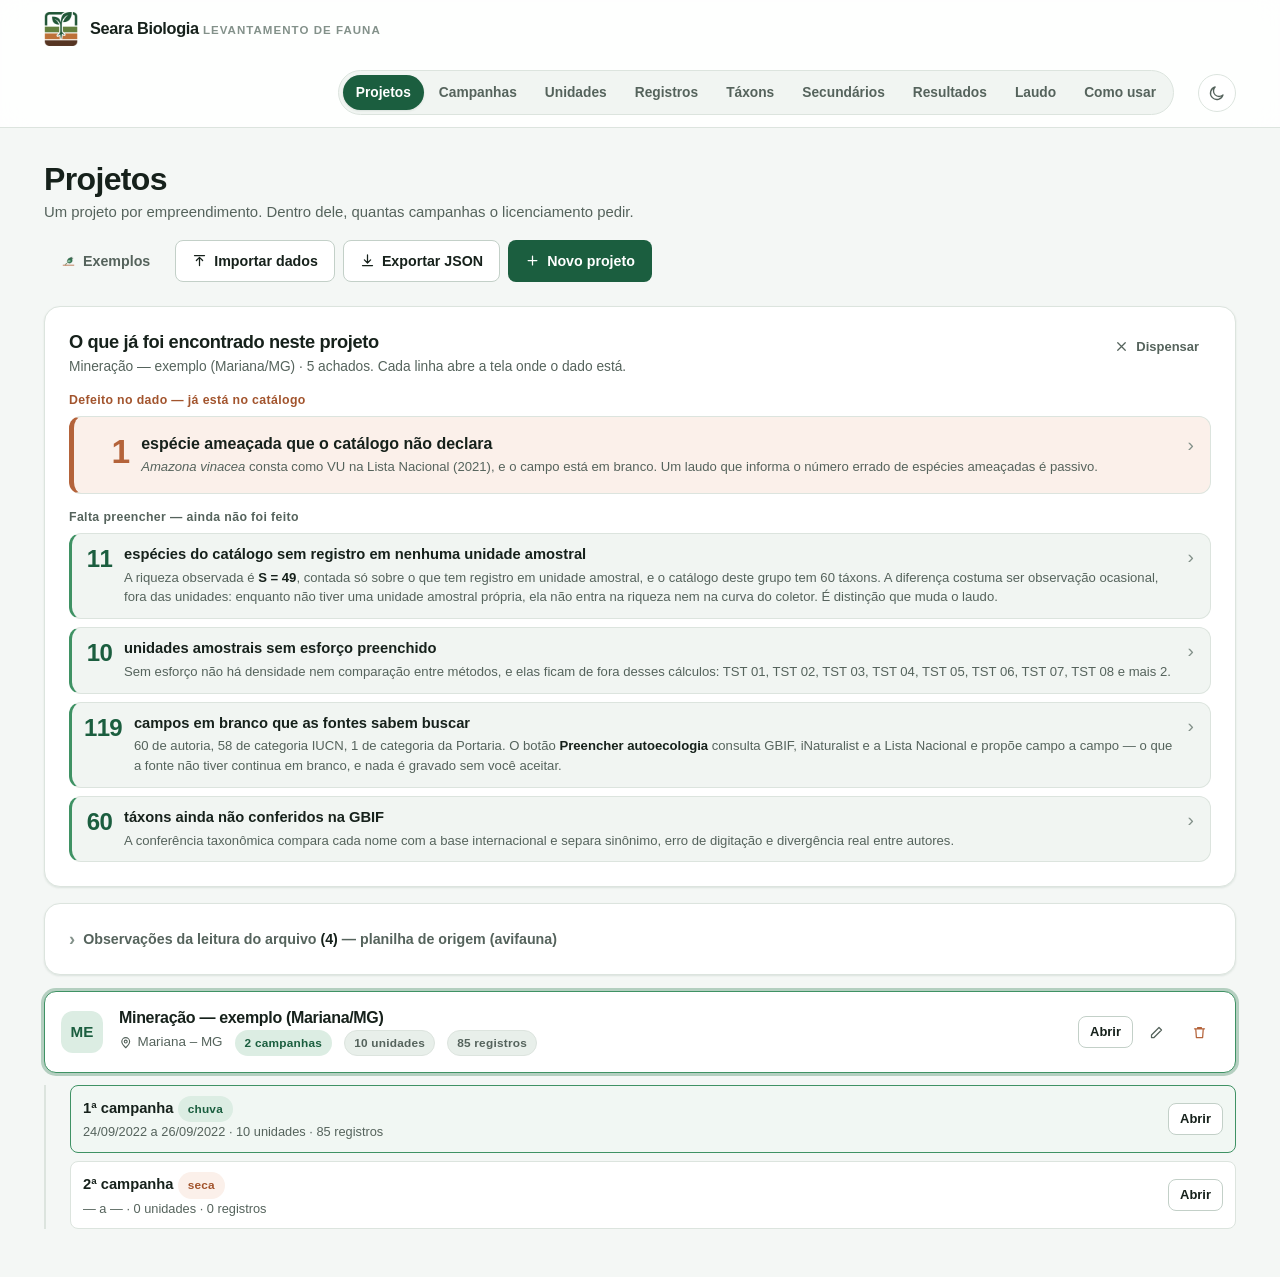
<file: index.html>
<!DOCTYPE html>
<html lang="pt-BR" data-tema="auto">
<head>
<meta charset="utf-8">
<meta name="viewport" content="width=device-width, initial-scale=1">
<title>Seara Biologia — Levantamento de Fauna</title>
<meta name="description" content="Levantamento de fauna para licenciamento ambiental: esforço amostral, índices de diversidade, estimadores de riqueza, curva do coletor e laudo A4.">
<meta name="color-scheme" content="light dark">
<link rel="icon" href="assets/favicon.ico" sizes="any">
<link rel="apple-touch-icon" href="assets/icone-180.png">
<link rel="stylesheet" href="css/estilo.css">
</head>
<body>

<!-- Símbolos reutilizáveis (marca + ícones) -->
<svg width="0" height="0" style="position:absolute" aria-hidden="true">
  <defs>
    <symbol id="ico-logo" viewBox="0 0 64 64">
      <image href="assets/icone-192.png" x="0" y="0" width="64" height="64"/>
    </symbol>
    <symbol id="ico-selo" viewBox="0 0 240 240">
      <image href="assets/selo-240.png" x="0" y="0" width="240" height="240"/>
    </symbol>
    <symbol id="ico-mais" viewBox="0 0 24 24"><path d="M12 5v14M5 12h14"/></symbol>
    <symbol id="ico-sol" viewBox="0 0 24 24"><circle cx="12" cy="12" r="4.2"/><path d="M12 2v2M12 20v2M4.9 4.9l1.4 1.4M17.7 17.7l1.4 1.4M2 12h2M20 12h2M4.9 19.1l1.4-1.4M17.7 6.3l1.4-1.4"/></symbol>
    <symbol id="ico-lua" viewBox="0 0 24 24"><path d="M20 14.5A8.5 8.5 0 1 1 9.5 4a6.8 6.8 0 0 0 10.5 10.5z"/></symbol>
    <symbol id="ico-alerta" viewBox="0 0 24 24"><path d="M12 3 2.5 20h19L12 3z"/><path d="M12 10v4M12 17.4v.1"/></symbol>
    <symbol id="ico-info" viewBox="0 0 24 24"><circle cx="12" cy="12" r="9.2"/><path d="M12 11v5.5M12 7.6v.1"/></symbol>
    <symbol id="ico-imprimir" viewBox="0 0 24 24"><path d="M7 9V3h10v6M7 18H5a2 2 0 0 1-2-2v-4a2 2 0 0 1 2-2h14a2 2 0 0 1 2 2v4a2 2 0 0 1-2 2h-2"/><path d="M7 14h10v7H7z"/></symbol>
    <symbol id="ico-lixo" viewBox="0 0 24 24"><path d="M4 6h16M9 6V4h6v2M6 6l1 14h10l1-14"/></symbol>
    <symbol id="ico-lapis" viewBox="0 0 24 24"><path d="M4 20h4L20 8l-4-4L4 16v4z"/></symbol>
    <symbol id="ico-baixar" viewBox="0 0 24 24"><path d="M12 3v12M7 11l5 5 5-5M4 20h16"/></symbol>
    <symbol id="ico-subir" viewBox="0 0 24 24"><path d="M12 20V8M7 12l5-5 5 5M4 4h16"/></symbol>
    <symbol id="ico-check" viewBox="0 0 24 24"><path d="M4 12.5 9.5 18 20 6"/></symbol>
    <symbol id="ico-x" viewBox="0 0 24 24"><path d="M6 6l12 12M18 6 6 18"/></symbol>
    <symbol id="ico-globo" viewBox="0 0 24 24"><circle cx="12" cy="12" r="9"/><path d="M3 12h18M12 3c2.5 2.7 3.8 5.8 3.8 9S14.5 21.3 12 21c-2.5-2.7-3.8-5.8-3.8-9S9.5 5.7 12 3z"/></symbol>
    <symbol id="ico-lupa" viewBox="0 0 24 24"><circle cx="11" cy="11" r="7"/><path d="M16.5 16.5 21 21"/></symbol>
    <symbol id="ico-pin" viewBox="0 0 24 24"><path d="M12 21s7-6.3 7-11a7 7 0 1 0-14 0c0 4.7 7 11 7 11z"/><circle cx="12" cy="10" r="2.6"/></symbol>
    <!-- varinha: o preenchimento automático da autoecologia -->
    <symbol id="ico-varinha" viewBox="0 0 24 24"><path d="M4 20 15 9"/><path d="m17.5 3.2.9 2.4 2.4.9-2.4.9-.9 2.4-.9-2.4-2.4-.9 2.4-.9z"/><path d="M6.2 4.2 6.8 5.8l1.6.6-1.6.6-.6 1.6-.6-1.6L4 6.4l1.6-.6z"/></symbol>
    <!-- pilha: a lista oficial embutida -->
    <symbol id="ico-lista" viewBox="0 0 24 24"><path d="M9 6h11M9 12h11M9 18h11"/><path d="M4.5 6v.1M4.5 12v.1M4.5 18v.1"/></symbol>
    <!-- Marca da tela vazia: um pássaro sobre o galho, na paleta da casa. -->
    <symbol id="ico-fauna" viewBox="0 0 96 96">
      <path d="M14 78h68" stroke="#B4633A" stroke-width="5" stroke-linecap="round" fill="none"/>
      <path d="M30 78c0-6 3-11 8-13" stroke="#B4633A" stroke-width="3.5" stroke-linecap="round" fill="none"/>
      <path d="M62 30c-11 0-20 8-21 19-1 8 4 15 12 16 9 1 17-5 19-14 1-5 0-9-2-12l8-5-9-1 2-8-7 5c-1-1-2 0-2 0z" fill="#2D7A4F"/>
      <path d="M45 46c6-3 13-2 18 3-3 8-11 12-19 10-3-1-5-4-4-7 .6-3 2.6-5 5-6z" fill="#8CC7A4"/>
      <circle cx="63" cy="34" r="2.4" fill="#123D2A"/>
      <path d="M41 62c-3 5-8 9-14 11" stroke="#2D7A4F" stroke-width="3" stroke-linecap="round" fill="none"/>
    </symbol>
  </defs>
</svg>

<header class="topo nao-imprime">
  <div class="topo-int">
    <a class="marca" href="#projetos">
      <svg><use href="#ico-logo"></use></svg>
      <span>
        <span class="marca-nome">Seara Biologia</span>
        <span class="marca-sub">Levantamento de fauna</span>
      </span>
    </a>
    <nav class="nav" id="nav" aria-label="Navegação principal">
      <a href="#projetos">Projetos</a>
      <a href="#campanhas">Campanhas</a>
      <a href="#unidades">Unidades</a>
      <a href="#registros">Registros</a>
      <a href="#taxons">Táxons</a>
      <a href="#secundarios">Secundários</a>
      <a href="#resultados">Resultados</a>
      <a href="#laudo">Laudo</a>
      <a href="#ajuda" title="Como usar a ferramenta">Como usar</a>
    </nav>
    <button class="btn-tema" id="btn-tema" type="button" title="Alternar tema" aria-label="Alternar tema claro/escuro">
      <svg id="ico-tema"><use href="#ico-lua"></use></svg>
    </button>
  </div>
</header>

<main>
  <!-- ============================= 1. PROJETOS ============================ -->
  <section class="tela" id="tela-projetos" aria-labelledby="t-projetos">
    <div class="tela-cabec">
      <div>
        <h1 id="t-projetos">Projetos</h1>
        <p>Um projeto por empreendimento. Dentro dele, quantas campanhas o licenciamento pedir.</p>
      </div>
      <div class="acoes">
        <button class="btn btn-fantasma" id="btn-exemplos" type="button"><svg><use href="#ico-fauna"></use></svg> Exemplos</button>
        <button class="btn btn-sec" id="btn-importar-arquivo" type="button"><svg><use href="#ico-subir"></use></svg> Importar dados</button>
        <button class="btn btn-sec" id="btn-exportar" type="button"><svg><use href="#ico-baixar"></use></svg> Exportar JSON</button>
        <button class="btn" id="btn-novo-projeto" type="button"><svg><use href="#ico-mais"></use></svg> Novo projeto</button>
      </div>
    </div>
    <!-- Painel de achados: o que o app já encontrou no projeto aberto.
         Todo o conteúdo é calculado em app.js a partir do estado — sem
         projeto aberto ou sem achado, este bloco fica vazio. -->
    <div id="painel-achados"></div>
    <div id="avisos-import" style="margin-bottom:var(--e4)"></div>
    <div id="painel-import"></div>
    <div id="lista-projetos"></div>
    <input type="file" id="arquivo-import" accept="application/json,.json" hidden>
    <input type="file" id="arquivo-tabela" accept=".csv,.tsv,.txt,text/csv,text/plain" hidden>
  </section>

  <!-- ============================ 2. CAMPANHAS =========================== -->
  <section class="tela" id="tela-campanhas" aria-labelledby="t-campanhas">
    <div class="tela-cabec">
      <div>
        <h1 id="t-campanhas">Campanhas</h1>
        <p id="sub-campanhas">Sem limite e sem duplicar estrutura — cada campanha carrega as próprias unidades.</p>
      </div>
      <div class="acoes">
        <button class="btn" id="btn-nova-campanha" type="button"><svg><use href="#ico-mais"></use></svg> Nova campanha</button>
      </div>
    </div>
    <div id="campanhas-conteudo"></div>
  </section>

  <!-- ============================ 3. UNIDADES ============================ -->
  <section class="tela" id="tela-unidades" aria-labelledby="t-unidades">
    <div class="tela-cabec">
      <div>
        <h1 id="t-unidades">Unidades amostrais</h1>
        <p id="sub-unidades">Método, geo, ambiente, condições e esforço. O formulário muda conforme o método.</p>
      </div>
      <div class="acoes">
        <button class="btn" id="btn-nova-unidade" type="button"><svg><use href="#ico-mais"></use></svg> Nova unidade</button>
      </div>
    </div>
    <div id="unidades-conteudo"></div>
  </section>

  <!-- ============================ 4. REGISTROS =========================== -->
  <section class="tela" id="tela-registros" aria-labelledby="t-registros">
    <div class="tela-cabec">
      <div>
        <h1 id="t-registros">Registros</h1>
        <p id="sub-registros">Táxon, quantidade e tipo de contato. Feito para digitar rápido, em campo.</p>
      </div>
      <div class="acoes">
        <button class="btn btn-sec" id="btn-csv-registros" type="button"><svg><use href="#ico-baixar"></use></svg> Exportar CSV</button>
      </div>
    </div>
    <div id="registros-conteudo"></div>
  </section>

  <!-- ============================== 5. TÁXONS ============================ -->
  <section class="tela" id="tela-taxons" aria-labelledby="t-taxons">
    <div class="tela-cabec">
      <div>
        <h1 id="t-taxons">Táxons e autoecologia</h1>
        <p>Catálogo de espécies com os atributos do laudo, conferido contra a GBIF.</p>
      </div>
      <div class="acoes">
        <button class="btn btn-sec" id="btn-csv-taxons" type="button"><svg><use href="#ico-baixar"></use></svg> Exportar CSV</button>
        <button class="btn btn-sec" id="btn-gbif-lote" type="button"><svg><use href="#ico-globo"></use></svg> Verificar na GBIF</button>
        <button class="btn" id="btn-auto-lote" type="button"><svg><use href="#ico-varinha"></use></svg> Preencher autoecologia</button>
        <button class="btn btn-sec" id="btn-novo-taxon" type="button"><svg><use href="#ico-mais"></use></svg> Novo táxon</button>
      </div>
    </div>
    <div id="taxons-conteudo"></div>
  </section>

  <!-- ========================= 6. DADOS SECUNDÁRIOS ======================= -->
  <section class="tela" id="tela-secundarios" aria-labelledby="t-secundarios">
    <div class="tela-cabec">
      <div>
        <h1 id="t-secundarios">Dados secundários</h1>
        <p id="sub-secundarios">O que a literatura já registrou na região, direto da GBIF — e o que
        o levantamento de campo achou, ou deixou de achar.</p>
      </div>
    </div>
    <div id="secundarios-conteudo"></div>
  </section>

  <!-- =========================== 6. RESULTADOS =========================== -->
  <section class="tela" id="tela-resultados" aria-labelledby="t-resultados">
    <div class="tela-cabec">
      <div>
        <h1 id="t-resultados">Resultados</h1>
        <p id="sub-resultados">Índices, estimadores, curva do coletor e composição — calculados aqui, não colados.</p>
      </div>
      <div class="acoes">
        <button class="btn" id="btn-ir-laudo" type="button"><svg><use href="#ico-imprimir"></use></svg> Gerar laudo</button>
      </div>
    </div>
    <div id="resultados-conteudo"></div>
  </section>

  <!-- ============================== 7. LAUDO ============================= -->
  <section class="tela" id="tela-laudo" aria-labelledby="t-laudo">
    <div class="tela-cabec nao-imprime">
      <div>
        <h1 id="t-laudo">Laudo</h1>
        <p>Pré-visualização A4. Use <kbd>Ctrl</kbd>/<kbd>⌘</kbd> + <kbd>P</kbd> para imprimir ou salvar em PDF.</p>
      </div>
      <div class="acoes">
        <button class="btn" id="btn-imprimir" type="button"><svg><use href="#ico-imprimir"></use></svg> Imprimir</button>
      </div>
    </div>
    <div id="laudo-conteudo"></div>
  </section>

  <!-- ============================== 8. AJUDA ============================= -->
  <section class="tela" id="tela-ajuda" aria-labelledby="t-ajuda">
    <div class="tela-cabec">
      <div>
        <h1 id="t-ajuda">Como usar</h1>
        <p>O caminho recomendado, o que a ferramenta calcula e o que você precisa conferir antes de assinar.</p>
      </div>
    </div>

    <div class="ajuda">

      <section class="cartao">
        <h2>O fluxo, do começo ao fim</h2>
        <p>São sete passos, sempre na mesma ordem. Cada um só faz sentido depois do anterior.</p>
        <ol class="passos">
          <li>
            <span class="passo-n">1</span>
            <div>
              <h3>Projetos</h3>
              <p>Cadastre o empreendimento: cliente, município, órgão licenciador, número do processo
              e o <strong>responsável técnico com registro profissional</strong> — é o que vai na
              assinatura do laudo.</p>
              <p class="dica">Um projeto guarda <strong>quantas campanhas você quiser</strong>. Não
              existe mais “duplicar 12 abas para a segunda campanha”.</p>
            </div>
          </li>
          <li>
            <span class="passo-n">2</span>
            <div>
              <h3>Campanhas</h3>
              <p>Cada ida a campo é uma campanha, com sazonalidade (chuva ou seca), datas e equipe.
              São <strong>N campanhas, sem limite</strong>, e a comparação entre elas sai pronta na
              tela de Resultados.</p>
            </div>
          </li>
          <li>
            <span class="passo-n">3</span>
            <div>
              <h3>Unidades amostrais</h3>
              <p>Transecto, ponto de escuta, armadilha fotográfica, pitfall, rede de neblina, busca
              ativa, playback ou rede de pesca. <strong>O formulário muda conforme o método</strong>:
              transecto pede quilômetro e largura da faixa, armadilha pede número de câmeras e noites,
              rede pede área e horas.</p>
              <p><strong>O esforço é obrigatório</strong> e é o que faz o app funcionar para qualquer
              grupo. Abundância relativa sem esforço não significa nada, e é exatamente o que impedia
              a planilha de juntar métodos diferentes num mesmo levantamento.</p>
              <p class="dica">No transecto, a área vem da fórmula herdada da planilha:
              <code>área (ha) = (km × 1000 × largura em m) ÷ 10.000</code>. A largura é
              <strong>parâmetro</strong>, não constante: 50 m é só o padrão.</p>
            </div>
          </li>
          <li>
            <span class="passo-n">4</span>
            <div>
              <h3>Registros</h3>
              <p>Lançamento rápido: comece a digitar o nome científico ou o nome comum e o
              <strong>autocompletar</strong> acha no catálogo. <kbd>Enter</kbd> salva e devolve o foco
              para o próximo lançamento, sem tirar a mão do teclado.</p>
              <p class="dica">Se a espécie ainda não existe no catálogo, o próprio lançador cria o
              táxon na hora — você completa a autoecologia depois, com calma.</p>
            </div>
          </li>
          <li>
            <span class="passo-n">5</span>
            <div>
              <h3>Táxons e autoecologia</h3>
              <p>O catálogo de espécies com IUCN, Portaria do MMA, lista estadual, sensibilidade,
              endemismo, dependência de mata, hábitat, guilda trófica, migratória, cinegética e
              exótica. É daqui que sai a <em>tabela para laudo</em>.</p>
              <p>É aqui que ficam os dois botões que poupam mais tempo:
              <strong>Preencher autoecologia</strong> e <strong>Verificar na GBIF</strong> —
              veja os quadros abaixo.</p>
            </div>
          </li>
          <li>
            <span class="passo-n">6</span>
            <div>
              <h3>Dados secundários</h3>
              <p>Um ponto, um raio e o grupo do projeto: o app traz da GBIF <strong>tudo o que já
              foi publicado naquela área</strong> e cruza com o seu levantamento. Sai em três
              listas — <strong>exclusivas do seu campo</strong>, <strong>em comum</strong> e
              <strong>esperadas para a região e não detectadas</strong>.</p>
              <p class="dica">É esta terceira que dá argumento ao laudo: ou o esforço foi curto,
              ou a espécie deixou a área. A conclusão é sua; o app só entrega o número e a fonte.</p>
            </div>
          </li>
          <li>
            <span class="passo-n">7</span>
            <div>
              <h3>Resultados e laudo</h3>
              <p>Índices por unidade e por campanha, estimadores de riqueza com intervalo de
              confiança, curva do coletor, composição por ordem, família e guilda, espécies de
              interesse e as comparações. O laudo A4 monta tudo isso pronto para assinar.</p>
              <p class="dica">Use <kbd>Ctrl</kbd>/<kbd>⌘</kbd>&nbsp;+&nbsp;<kbd>P</kbd> e escolha
              <em>Salvar como PDF</em>. O laudo sempre sai em fundo branco, mesmo com o app no tema escuro.</p>
            </div>
          </li>
        </ol>
      </section>

      <section class="cartao">
        <h2>O painel de abertura</h2>
        <p>Com um projeto aberto, a tela de <strong>Projetos</strong> mostra em cima o que o
        app já encontrou nele. Cada linha traz um número e <strong>abre a tela onde aquele
        dado está</strong> — o painel afirma, a tela prova.</p>
        <p>São duas famílias de achado, e a cor separa uma da outra:</p>
        <ul class="lista-aviso">
          <li><strong>Defeito no dado</strong>, em terracota — espécie que a Lista Nacional
          aponta como ameaçada e o catálogo não declara, categoria que não bate com a lista,
          nome que a GBIF trata como sinônimo ou como erro de digitação. É erro que já está
          no catálogo e vai para o laudo assinado se ninguém mexer.</li>
          <li><strong>Falta preencher</strong> — unidade amostral sem esforço, espécie do
          catálogo sem registro em unidade nenhuma, campo que as fontes sabem buscar e está
          em branco, táxon ainda não conferido. Não é erro: é trabalho que ainda não foi
          feito.</li>
        </ul>
        <p><strong>Todo número ali é calculado do seu dado, na hora.</strong> Achado que não
        existe não aparece, e projeto sem nenhum achado não mostra painel nenhum. O botão
        <em>Dispensar</em> some com ele naquele projeto e o link que fica no lugar traz de
        volta.</p>
        <p class="dica">A espécie ameaçada que o catálogo não declara vem em destaque de
        propósito: é o único item da lista que, sozinho, torna o laudo indefensável.</p>
      </section>

      <section class="cartao">
        <h2>O que a ferramenta calcula</h2>
        <p>A planilha antiga <strong>não calculava nenhum destes números</strong> — as abas
        <em>Dives</em> e <em>Estimates</em> tinham literalmente escrito “colar aqui os valores”, e
        você rodava o EstimateS por fora. Agora sai tudo aqui, do mesmo dado.</p>
        <div class="formulas">
          <div><b>Riqueza (S)</b> <code>número de espécies</code></div>
          <div><b>Simpson — dominância (D)</b> <code>Σ ni(ni−1) ÷ N(N−1)</code></div>
          <div><b>Simpson — diversidade</b> <code>1 − D</code></div>
          <div><b>Simpson — recíproco</b> <code>1 ÷ D</code></div>
          <div><b>Equitabilidade de Simpson</b> <code>(1 ÷ D) ÷ S</code></div>
          <div><b>Shannon (H′)</b> <code>− Σ (pi × ln pi)</code></div>
          <div><b>Equitabilidade de Pielou (J′)</b> <code>H′ ÷ ln(S)</code></div>
          <div><b>Densidade</b> <code>indivíduos ÷ esforço</code></div>
          <div><b>Abundância relativa</b> <code>ni ÷ N</code></div>
          <div><b>Frequência de ocorrência</b> <code>unidades onde ocorre ÷ total de unidades</code></div>
          <div><b>Chao 1</b> <code>S + F1² ÷ (2·F2)</code></div>
          <div><b>Chao 1 corrigido</b> <code>S + F1(F1−1) ÷ (2(F2+1))</code></div>
          <div><b>Chao 2</b> <code>S + Q1² ÷ (2·Q2)</code></div>
          <div><b>Chao 2 corrigido</b> <code>S + ((m−1)÷m) · Q1(Q1−1) ÷ (2(Q2+1))</code></div>
          <div><b>Jackknife 1</b> <code>S + Q1 · (m−1) ÷ m</code></div>
          <div><b>Jackknife 2</b> <code>S + Q1(2m−3)÷m − Q2(m−2)² ÷ (m(m−1))</code></div>
          <div><b>Bootstrap</b> <code>S + Σ (1 − pk)^m</code></div>
          <div><b>Curva do coletor</b> <code>E[Sn] = Σ [ 1 − C(N−ni, n) ÷ C(N, n) ]</code></div>
        </div>
        <p style="margin-top:var(--e3)"><strong>F1</strong> e <strong>F2</strong> são as espécies com
        1 e 2 <em>indivíduos</em>; <strong>Q1</strong> e <strong>Q2</strong>, as que ocorrem em 1 e 2
        <em>unidades amostrais</em>; <strong>m</strong> é o número de unidades. O Chao 1 troca
        sozinho para a forma corrigida quando F2 = 0, porque a clássica dividiria por zero — e o app
        avisa na tela quando isso acontece.</p>
      </section>

      <section class="cartao">
        <h2>Sobre o intervalo de confiança</h2>
        <p>O intervalo de 95 % dos estimadores é o <strong>intervalo log-normal de Chao</strong> —
        o mesmo que o EstimateS usa. É o padrão da área, e é o que torna o número defensável
        perante o órgão ambiental:</p>
        <div class="formulas">
          <div><b>K</b> <code>exp( 1,96 × √( ln( 1 + V̂ ÷ (Ŝ − S<sub>obs</sub>)² ) ) )</code></div>
          <div><b>IC 95 %</b> <code>[ S<sub>obs</sub> + (Ŝ − S<sub>obs</sub>) ÷ K ; S<sub>obs</sub> + (Ŝ − S<sub>obs</sub>) × K ]</code></div>
        </div>
        <p style="margin-top:var(--e3)">Ele é <strong>assimétrico</strong>, como tem que ser — a
        incerteza sobre quantas espécies faltam é maior para cima — e por construção
        <strong>nunca exclui a estimativa pontual</strong>, que era o defeito do intervalo por
        percentil de bootstrap.</p>

        <h3>De onde vem cada variância</h3>
        <p>Nenhuma foi escrita de memória. Cada uma tem fonte primária, e o arquivo
        <code>testes.html</code> confere todas contra um exemplo publicado com resultado
        conhecido — a saída do pacote R <code>vegan</code> para os conjuntos <code>dune</code> e
        <code>BCI</code>, e o exemplo de Heltshe &amp; Forrester reimpresso em Krebs.</p>
        <ul class="lista-aviso">
          <li><strong>IC log-normal</strong> — Chao, A. 1987, <em>Biometrics</em> 43:783–791,
          eqs. (11)–(12), p. 787. A transformação logarítmica é atribuída por Chao a K. Burnham
          (comunicação pessoal).</li>
          <li><strong>Var(Chao 1)</strong> — Chao (1987), p. 786. Atenção: Chao (1984)
          <em>não</em> traz variância analítica, e a eq. 10 de Colwell &amp; Coddington (1994)
          reproduz a fórmula com erro de tipografia — o próprio Colwell registra a errata no guia
          do EstimateS.</li>
          <li><strong>Var(Chao 1 e Chao 2 corrigidos)</strong> — EstimateS 9.1.0 User’s Guide,
          Appendix B, eq. 6 (quando F2 &gt; 0) e eq. 7 (quando F2 = 0, em que a forma clássica
          dividiria por zero).</li>
          <li><strong>Var(Chao 2)</strong> — Chao &amp; Colwell 2017, <em>SORT</em> 41(1):3–54,
          eq. (3a).</li>
          <li><strong>Var(Jackknife 1)</strong> — Heltshe &amp; Forrester 1983,
          <em>Biometrics</em> 39:1–11, na forma reimpressa por Colwell &amp; Coddington (1994),
          eq. (12), e por Krebs, <em>Ecological Methodology</em>, eq. (13.4).</li>
          <li><strong>Var(Bootstrap)</strong> — Smith &amp; van Belle 1984, <em>Biometrics</em>
          40:119–129.</li>
        </ul>

        <h3>O que fica sem intervalo, e por quê</h3>
        <ul class="lista-aviso">
          <li><strong>Jackknife 2.</strong> Não existe variância analítica publicada para o
          jackknife de segunda ordem — a documentação do <code>vegan::specpool</code> registra a
          lacuna com todas as letras. O app mostra a estimativa e diz na própria célula que não
          há IC. <strong>Melhor faltar o intervalo do que inventar a variância.</strong></li>
          <li><strong>Riqueza observada (S).</strong> É contagem, não estimativa: não há erro de
          amostragem a estimar em cima do que já foi visto.</li>
          <li>Quando a estimativa <strong>coincide com a riqueza observada</strong> (por exemplo,
          Q1 = 0), a transformação logarítmica divide por zero e o intervalo não existe. O app
          diz isso em vez de mostrar um traço mudo.</li>
        </ul>

        <h3>Duas divergências que você precisa saber que existem</h3>
        <ul class="lista-aviso">
          <li>No <strong>Jackknife 1</strong>, o <code>vegan</code> subtrai <code>Q1 ÷ m</code> e a
          literatura (Heltshe &amp; Forrester, Colwell &amp; Coddington, Krebs) subtrai
          <code>Q1² ÷ m</code>. Seguimos a literatura, que é o que fecha com o exemplo numérico
          publicado por Krebs (Box 13.2 → 4,05).</li>
          <li>No <strong>Chao 1 corrigido</strong>, o <code>vegan</code> recusa a fórmula do
          EstimateS e usa uma derivação própria, não publicada como tal. Em <code>BCI[1,]</code>
          as duas dão erro-padrão 11,5854 e 11,5838 — 0,014 % de diferença. Seguimos o EstimateS,
          que é a referência que o órgão conhece.</li>
        </ul>

        <p><strong>A curva do coletor é o único lugar que ainda usa bootstrap</strong> (200
        repetições, semente fixa — o mesmo dado devolve sempre o mesmo intervalo, hoje e daqui a
        dois anos). A tracejada cinza ao lado dela é a <strong>curva de Coleman</strong>,
        <code>E(s*) = Σ [1 − (1 − n* ÷ N)<sup>n<sub>i</sub></sup>]</code> — Gotelli &amp; Colwell
        (2011), cap. 4, eq. (4.1) — que aproxima a rarefação e fica sempre um pouco abaixo dela.</p>
      </section>

      <section class="cartao">
        <h2>A autoecologia com um clique</h2>
        <p>Antes, a autoecologia era digitada <strong>espécie por espécie</strong>. O botão
        <strong>Preencher autoecologia</strong> consulta quatro fontes de uma vez e propõe o
        preenchimento — em lote, ou espécie a espécie pela varinha na linha da tabela.</p>
        <div class="formulas">
          <div><b>GBIF <code>species/match</code></b> <code>reino · filo · classe · ordem · família · gênero · autor e ano · chave</code></div>
          <div><b>GBIF <code>vernacularNames</code></b> <code>nome comum em português</code></div>
          <div><b>iNaturalist <code>taxa</code></b> <code>categoria de conservação · nome comum pt-BR</code></div>
          <div><b>Lista Nacional embutida</b> <code>categoria da Portaria do MMA — sem internet</code></div>
        </div>
        <p style="margin-top:var(--e3)"><strong>A máquina propõe, você decide.</strong> A tela de
        revisão mostra, campo a campo, o <em>valor atual</em>, o <em>valor proposto</em> e a
        <em>fonte com a data da consulta</em>. Você aceita ou recusa um a um, ou usa
        <em>Aceitar os campos em branco</em>, <em>Adotar a grafia das fontes</em> e
        <em>Aceitar todos</em>.</p>
        <p><strong>Campo que você já preencheu nunca é sobrescrito sem você mandar.</strong>
        Preencher um vazio e mudar o que você escreveu são coisas diferentes, e a tela trata
        como coisas diferentes.</p>
        <h3>O que fica sempre para decisão individual</h3>
        <ul class="lista-aviso">
          <li><strong>Troca de gênero.</strong> O nome científico é gênero + epíteto: aceitar em
          lote renomearia a espécie sem você perceber. Isso é decisão de nomenclatura e se
          resolve pela <em>Conferência taxonômica</em>, que guarda o nome antigo como sinônimo.</li>
          <li><strong>Categoria de conservação que não é da IUCN.</strong> Nem todo status do
          iNaturalist vem da Lista Vermelha — muitos são listas regionais. Quando não é IUCN, o
          app diz de quem é e <strong>não</strong> propõe preencher a coluna IUCN.</li>
          <li><strong>Espécie que a lista oficial só traz como subespécie.</strong> Ver o quadro
          seguinte.</li>
        </ul>
        <h3>Silêncio de fonte não é dado</h3>
        <p>O iNaturalist só publica a categoria de conservação de quem <em>não</em> é “pouco
        preocupante”. <strong>Voltar sem categoria não quer dizer LC</strong> — quer dizer que
        não há registro. O app conta quantas espécies ficaram assim e avisa; se o laudo precisa
        da coluna IUCN preenchida, ela vai ter que ser digitada.</p>
        <h3>De onde veio cada dado</h3>
        <p>Todo valor aceito guarda a <strong>fonte</strong>, a <strong>data da consulta</strong>
        e a <strong>data em que você aceitou</strong>. O laudo traz a seção
        <em>Procedência dos dados</em> com uma linha por fonte. É o que permite responder de onde
        saiu cada número que você assina.</p>
      </section>

      <section class="cartao">
        <h2>A Lista Nacional embutida</h2>
        <p>O app traz <strong>dentro dele</strong> os 1.407 táxons da Lista Nacional de Espécies
        da Fauna Ameaçadas de Extinção — dados abertos do Ministério do Meio Ambiente, licença
        Creative Commons Atribuição. <strong>O cruzamento funciona sem internet</strong> e roda
        sozinho: toda vez que a tela de Táxons abre, todo o catálogo é conferido.</p>
        <p>Ele compara <strong>quantas espécies você declarou ameaçadas</strong> na coluna
        Portaria do MMA com <strong>quantas a lista oficial aponta</strong>. Quando os dois
        números não batem, o aviso vem em terracota: laudo que informa o número errado de
        espécies ameaçadas é passivo.</p>
        <h3>Duas coisas que você precisa saber</h3>
        <ul class="lista-aviso">
          <li>A lista embutida é o documento de <strong>reavaliação de 2021</strong> —
          <strong>não</strong> é o anexo literal da <strong>Portaria MMA nº 148/2022</strong>,
          que é o ato com força legal e substituiu a 444/2014. Use como triagem e
          <strong>confira contra a portaria antes de assinar</strong>.</li>
          <li><strong>Nenhuma lista estadual está embutida.</strong> Não existe versão legível
          por máquina da Deliberação Normativa COPAM 147/2010 (MG) nem das demais. A coluna
          <em>Lista estadual</em> continua sendo preenchida por você, à mão — o app prefere
          faltar o dado a inventá-lo.</li>
        </ul>
        <h3>Quando a lista traz só a subespécie</h3>
        <p>A lista protege, em alguns casos, <strong>subespécies</strong> e não a espécie
        inteira. A diferença é jurídica: preencher a espécie com a categoria da subespécie põe
        no laudo uma afirmação que a portaria não faz. O app mostra <em>quais</em> subespécies
        são, <strong>não conta a espécie como ameaçada</strong>, e deixa a decisão com você.</p>
      </section>

      <section class="cartao">
        <h2>Os dados secundários da região</h2>
        <p>Na planilha antiga, a aba <em>Outros</em> trazia <strong>uma</strong> referência
        bibliográfica digitada à mão. A tela de <strong>Secundários</strong> pergunta um ponto,
        um raio e o grupo do projeto e traz da GBIF <strong>tudo o que já foi publicado naquela
        área</strong> — em Mariana/MG, num raio de 20 km, foram 12.619 ocorrências e 383 espécies
        de aves. É número que ninguém digita à mão.</p>
        <p>O ponto vem da <strong>média das coordenadas das suas unidades amostrais</strong>. Se
        nenhuma tiver coordenada, o app pede que você digite: ele não chuta a coordenada do
        município. A chave numérica da classe — Aves, Mammalia, Amphibia + Reptilia — é
        <strong>perguntada à própria GBIF</strong>, não está cravada no código, e por isso o
        mesmo caminho serve a qualquer grupo.</p>
        <h3>As três listas</h3>
        <ul class="lista-aviso">
          <li><strong>Exclusivas do seu levantamento.</strong> O que só o campo achou. É o valor
          do trabalho de campo, e costuma ser o que o órgão pergunta.</li>
          <li><strong>Em comum.</strong> O que a literatura corrobora.</li>
          <li><strong>Esperadas para a região e não detectadas.</strong> O que a área tem e o
          levantamento não pegou, com as mais registradas em primeiro — que é a ordem em que a
          ausência pesa mais.</li>
        </ul>
        <p><strong>É a terceira que vira argumento de laudo.</strong> Ou o esforço foi
        insuficiente, ou a espécie deixou a área: as duas conclusões contam, e as duas são suas.
        O app entrega o número, o <strong>filtro exato</strong> usado na consulta e a data — que
        é o que permite citar a fonte. Sem isso o número não vale nada.</p>
        <p class="dica">O cruzamento é <strong>por nome científico</strong>: sinônimo ainda não
        resolvido no catálogo cai em “exclusivas do primário” parecendo achado. Rode a
        <em>Conferência taxonômica</em> antes de levar esta comparação para o laudo.</p>
      </section>

      <section class="cartao">
        <h2>Trazendo o eBird e o iNaturalist</h2>
        <p>Os dois entram por <strong>Projetos → Importar dados</strong> e caem na mesma tela de
        pré-visualização das planilhas: você vê o que vai entrar antes de entrar, e
        <strong>espécie que já está no catálogo é reaproveitada, nunca duplicada</strong>.</p>
        <div class="ajuda-grade">
          <div>
            <h3>iNaturalist</h3>
            <p>Sem chave e sem cadastro. Você informa o <strong>usuário</strong> e, se quiser, um
            recorte de datas. Entra espécie, data, hora, coordenada e local.</p>
            <p class="dica">Observação identificada só em gênero ou família é separada e não
            entra — contá-la inflaria a riqueza.</p>
          </div>
          <div>
            <h3>eBird</h3>
            <p>Precisa de uma <strong>chave de API gratuita</strong>, que sai em minutos em
            <code>ebird.org/api/keygen</code>. Ela fica guardada <strong>neste aparelho</strong>,
            nunca no backup exportado.</p>
            <p class="dica"><strong>Sem chave o app funciona igual</strong> — só o eBird fica de
            fora. A eBird não publica “minhas observações”: o que existe é por área, até 50 km e
            30 dias. Trate como dado de apoio.</p>
          </div>
        </div>
      </section>

      <section class="cartao">
        <h2>A verificação na GBIF</h2>
        <p>A GBIF é a base taxonômica internacional. O app consulta
        <code>api.gbif.org/v1/species/match</code> — sem chave, sem cadastro, de graça — e compara o
        que voltou com o que está no seu catálogo.</p>
        <p><strong>A regra de ouro: a API sugere, nunca sobrescreve.</strong> Cada divergência vira
        um card com <em>Aceitar</em> e <em>Recusar</em>. Nada muda no seu dado sem você mandar. A
        assinatura do laudo é sua, não da API.</p>
        <div class="ajuda-grade">
          <div>
            <h3>Erro de digitação</h3>
            <p>Quando o nome difere do da GBIF por uma ou duas letras, o app diz que é
            <strong>provável erro de digitação</strong>. Foi assim que <em>Furariidae</em> apareceu
            como <em>Furnariidae</em> — dez espécies, e o erro já tinha ido para um laudo.</p>
          </div>
          <div>
            <h3>Sinônimo</h3>
            <p>Quando a GBIF trata o nome como sinônimo, ela mostra o <strong>nome aceito</strong>.
            Se a espécie nem consta da espinha dorsal, o app procura nas outras listas taxonômicas —
            é assim que <em>Hydropsalis parvula</em> aparece como <em>Setopagis parvula</em>.</p>
          </div>
          <div>
            <h3>Divergência real</h3>
            <p>Diferença grande de família ou ordem <strong>não é erro</strong>: costuma ser
            desacordo entre autores, como desmembrar Rhynchocyclidae de Tyrannidae. O app mostra as
            duas e deixa você escolher.</p>
          </div>
          <div>
            <h3>Sem internet</h3>
            <p>Se a rede cair, <strong>o app continua inteiro</strong> — só a verificação fica
            indisponível, com aviso na tela. O resultado da última verificação de cada espécie fica
            guardado e continua aparecendo offline.</p>
          </div>
        </div>
      </section>

      <section class="cartao">
        <h2>Por onde os dados entram</h2>
        <p>Tudo passa por <strong>Projetos → Importar dados</strong>, e tudo cai na
        <strong>mesma tela de pré-visualização e mapeamento</strong>: você vê o que vai entrar
        antes de entrar, linha ruim é rejeitada <em>com o motivo</em>, e espécie que já está no
        catálogo é <strong>reaproveitada pelo nome, nunca duplicada</strong>.</p>
        <div class="ajuda-grade">
          <div>
            <h3>Planilha <code>.xlsx</code></h3>
            <p>Ler <code>.xlsx</code> dentro do navegador exigiria uma biblioteca externa, e este
            app é de <strong>zero dependências</strong> por decisão de projeto. A conversão
            acontece uma vez, fora do navegador:</p>
            <div class="formulas">
              <div><code>python3 importar.py "Mineração Planalto.xlsx" -o planalto.json</code></div>
            </div>
            <p style="margin-top:var(--e3)">Depois, <strong>Importar dados → Backup JSON</strong>.
            O script diz quantas espécies, famílias, ordens e unidades entraram, mais o que achou
            de estranho: espécie na ficha de campo e não na autoecologia, transecto sem
            comprimento, campanha em branco.</p>
            <p class="dica">Um detalhe que o script trata: na aba <em>Autoecologia</em>,
            <strong>ordem e família só aparecem na primeira espécie de cada grupo</strong> e ficam
            zeradas nas seguintes. É agrupamento visual do Excel — o script arrasta o último valor
            válido para baixo.</p>
          </div>
          <div>
            <h3>CSV e TSV</h3>
            <p>Qualquer tabela. Você diz na tela <strong>qual coluna é o quê</strong>, e o
            mapeamento fica guardado por cabeçalho: o próximo arquivo igual já entra mapeado.
            Aceita <code>;</code> e <code>,</code> como separador, vírgula decimal e data em
            <code>dd/mm/aaaa</code>.</p>
            <h3 style="margin-top:var(--e3)">Darwin Core</h3>
            <p>O padrão do GBIF — <code>scientificName</code>, <code>individualCount</code>,
            <code>eventDate</code>, <code>decimalLatitude</code>… — é
            <strong>reconhecido sozinho</strong>, sem mapeamento. É o formato que sai de GBIF,
            SiBBr, eBird e iNaturalist.</p>
            <h3 style="margin-top:var(--e3)">iNaturalist e eBird, direto da API</h3>
            <p>Sem exportar arquivo nenhum: o app consulta e monta a tabela Darwin Core sozinho. O
            iNaturalist <strong>não pede chave</strong>; o eBird pede uma
            <strong>chave gratuita</strong> — veja o quadro acima.</p>
          </div>
        </div>
      </section>

      <section class="cartao">
        <h2>Antes de assinar</h2>
        <ul class="lista-aviso">
          <li><strong>A lista embutida é a reavaliação de 2021, não a Portaria 148/2022.</strong>
          O app cruza sozinho e aponta divergência, mas o ato com força legal é a portaria — que
          substituiu a 444/2014 usada na planilha antiga. Confira antes de entregar.</li>
          <li><strong>Nenhuma lista estadual está embutida.</strong> A coluna continua manual: não
          há fonte legível por máquina da COPAM 147/2010 nem das demais.</li>
          <li><strong>A API da IUCN proíbe uso comercial</strong>, e consultoria remunerada é uso
          comercial (a alternativa deles, o IBAT, é paga). Por isso o app não consulta a IUCN: a
          categoria chega pelo iNaturalist, sempre com a autoridade declarada, ou é digitada por
          você. As listas com <strong>força legal</strong> no laudo brasileiro são a Portaria do
          MMA e a estadual — atos normativos públicos.</li>
          <li><strong>A comparação com os dados secundários é por nome científico.</strong>
          Sinônimo não resolvido no catálogo aparece como “exclusivo do primário” parecendo
          achado. Rode a Conferência taxonômica antes de levar essa lista para o laudo.</li>
          <li><strong>Sem esforço não há densidade.</strong> Unidade sem esforço preenchido aparece
          marcada em terracota e fica de fora dos cálculos que dependem dele. O app prefere avisar a
          devolver um número sem sentido.</li>
          <li><strong>Estimador não é riqueza.</strong> Chao, Jackknife e Bootstrap estimam quantas
          espécies existem na área, não quantas você viu. Quando os estimadores ficam muito acima da
          riqueza observada, o recado é que o esforço foi insuficiente.</li>
        </ul>
      </section>

      <section class="cartao">
        <h2>Onde ficam os dados</h2>
        <p>Tudo é salvo <strong>no próprio navegador</strong>, neste aparelho. Não vai para servidor
        nenhum e funciona sem internet depois de abrir a primeira vez — só a verificação na GBIF
        precisa de rede.</p>
        <p><strong>A consequência disso:</strong> os dados não passam do celular para o computador
        sozinhos, e limpar os dados de navegação apaga tudo. Exporte o <strong>JSON</strong> de tempos
        em tempos na tela de Projetos — é o seu backup, e é ele que leva os dados de um aparelho ao outro.</p>
        <p>Toda consulta feita a uma fonte externa também fica <strong>guardada com a data</strong>.
        Consulta repetida não sai de novo para a rede, e o que já foi consultado continua aparecendo
        sem internet — sempre dizendo <em>quando</em> foi consultado, para você saber se está velho.</p>
        <p class="dica">A chave do eBird fica guardada à parte e <strong>não entra no backup
        JSON</strong>. Ao trocar de aparelho, informe-a de novo.</p>
      </section>

    </div>
  </section>
</main>

<!-- Modal genérico -->
<div class="modal-fundo" id="modal-fundo" hidden>
  <div class="modal" role="dialog" aria-modal="true" aria-labelledby="modal-titulo" id="modal">
    <h2 id="modal-titulo"></h2>
    <form id="modal-form"><div class="grade" id="modal-campos"></div>
      <div class="modal-acoes">
        <button type="button" class="btn btn-fantasma" id="modal-cancelar">Cancelar</button>
        <button type="submit" class="btn" id="modal-ok">Salvar</button>
      </div>
    </form>
  </div>
</div>

<div class="toast" id="toast" role="status" aria-live="polite"></div>

<script src="js/dados.js"></script>
<script src="js/motor.js"></script>
<script src="js/graficos.js"></script>
<script src="js/gbif.js"></script>
<!-- Lista Nacional embutida: cruzamento offline, é consulta pura.
     Tem que vir antes de autoecologia.js, que a usa. -->
<script src="js/listas-oficiais.js"></script>
<script src="js/fontes.js"></script>
<script src="js/autoecologia.js"></script>
<script src="js/secundarios.js"></script>
<script src="js/exemplos.js"></script>
<script src="js/armazenamento.js"></script>
<script src="js/importador.js"></script>
<script src="js/app.js"></script>
</body>
</html>
</file>
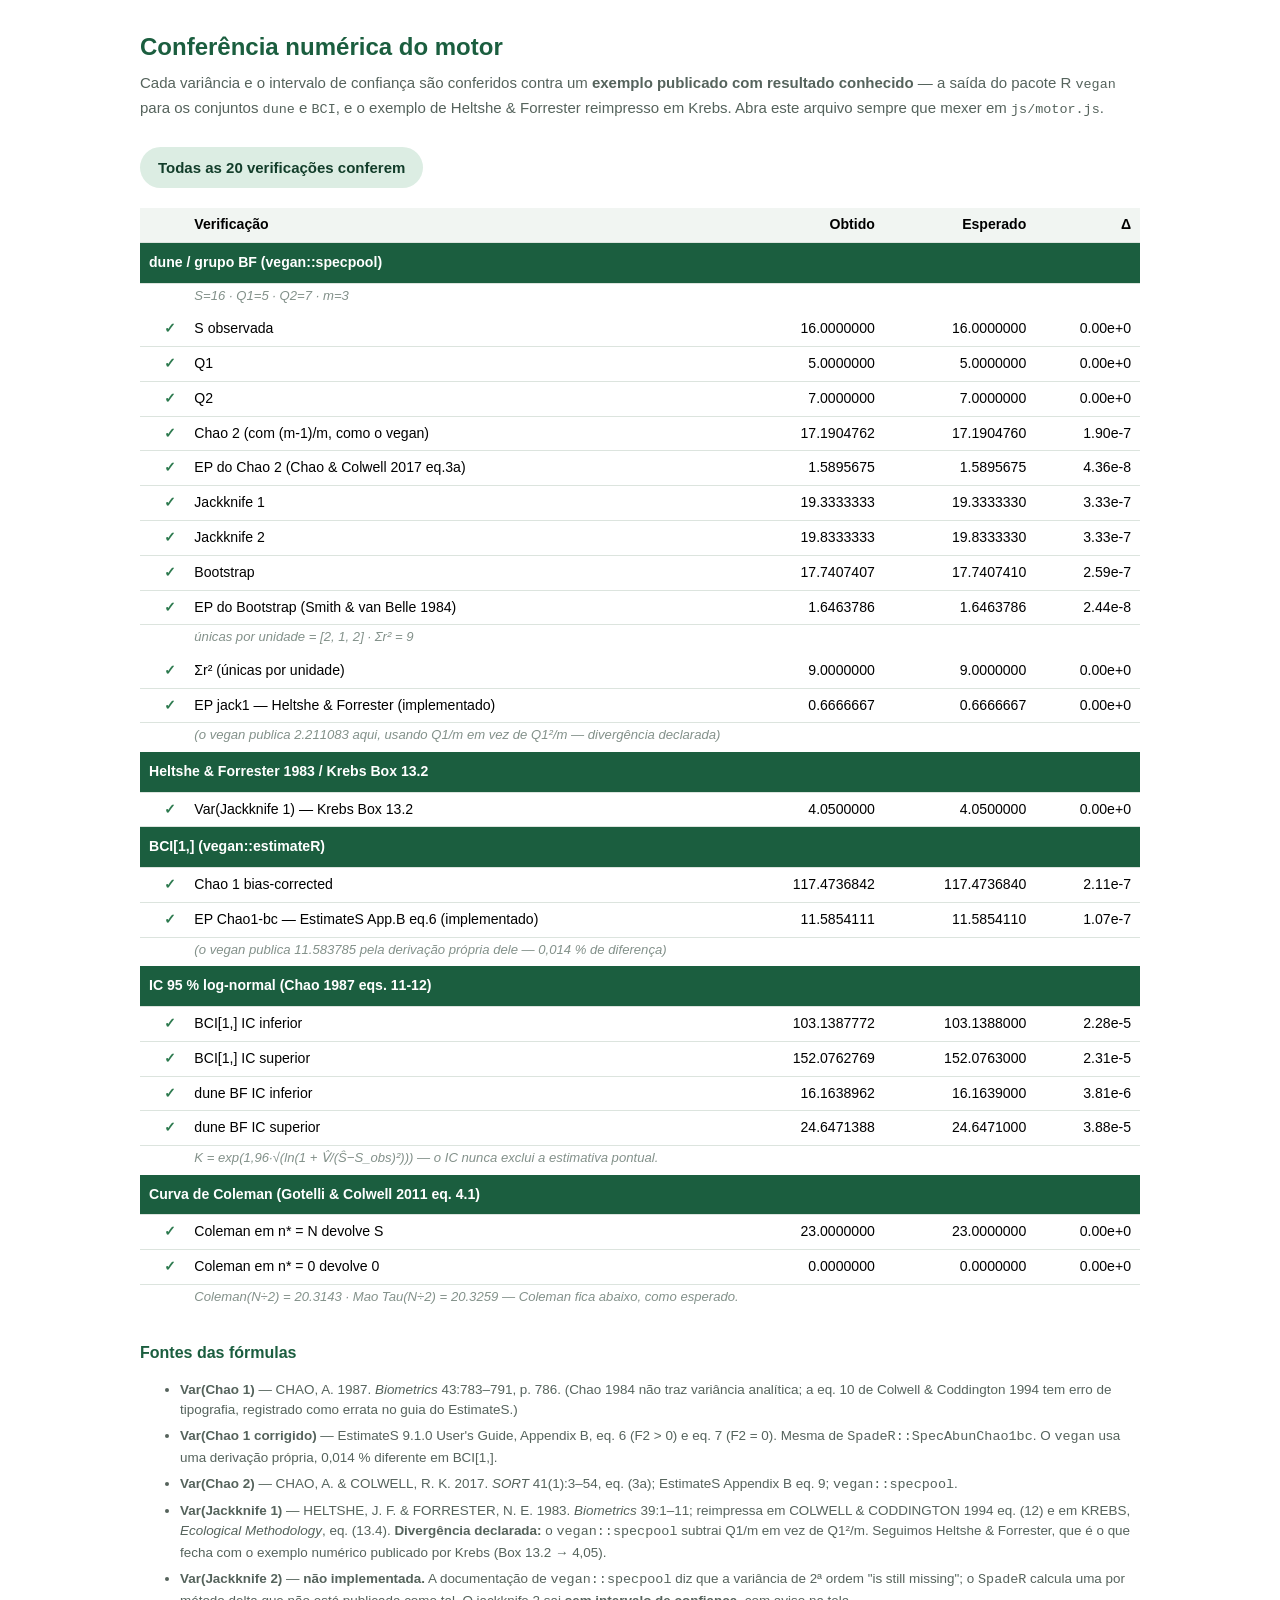
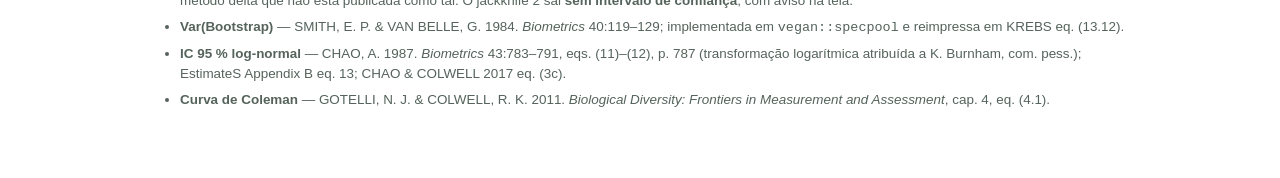
<file: testes.html>
<!DOCTYPE html>
<html lang="pt-BR">
<head>
<meta charset="utf-8">
<meta name="viewport" content="width=device-width, initial-scale=1">
<title>Fauna — conferência numérica do motor</title>
<style>
  :root { color-scheme: light dark; --v:#1B5E3F; --t:#B4633A; }
  body { font: 15px/1.55 -apple-system, BlinkMacSystemFont, "Segoe UI", Roboto, sans-serif;
         margin: 0; padding: 28px 20px 60px; max-width: 1000px; margin-inline: auto; }
  h1 { font-size: 1.5rem; margin: 0 0 6px; color: var(--v); }
  p { color: #55635C; margin: 0 0 14px; }
  #resultado { display:inline-block; padding: 9px 18px; border-radius: 999px; font-weight: 700; margin: 12px 0 20px; }
  #resultado.bom { background: #DCEDE3; color: #123D2A; }
  #resultado.ruim { background: #FBF0EA; color: #A2542D; }
  table { border-collapse: collapse; width: 100%; font-size: .88rem; }
  th, td { padding: 6px 9px; text-align: right; border-bottom: 1px solid #DCE4DE; font-variant-numeric: tabular-nums; }
  th.esq, td.esq { text-align: left; font-variant-numeric: normal; }
  thead th { background: #F1F5F2; font-weight: 650; }
  tr.secao td { background: #1B5E3F; color: #fff; font-weight: 650; text-align: left; padding: 9px; }
  tr.nota td { color: #83918A; font-size: .82rem; font-style: italic; border-bottom: none; padding-top: 2px; }
  tr.passa td:first-child { color: #2D7A4F; font-weight: 700; }
  tr.falha td { background: #FBF0EA; }
  tr.falha td:first-child { color: #B4633A; font-weight: 700; }
  code { font-family: ui-monospace, Menlo, monospace; font-size: .84rem; }
  .fontes { margin-top: 28px; font-size: .84rem; color: #55635C; }
  .fontes li { margin-bottom: 5px; }
</style>
</head>
<body>
<h1>Conferência numérica do motor</h1>
<p>Cada variância e o intervalo de confiança são conferidos contra um <strong>exemplo publicado
com resultado conhecido</strong> — a saída do pacote R <code>vegan</code> para os conjuntos
<code>dune</code> e <code>BCI</code>, e o exemplo de Heltshe &amp; Forrester reimpresso em Krebs.
Abra este arquivo sempre que mexer em <code>js/motor.js</code>.</p>
<div id="resultado">rodando…</div>
<table>
  <thead><tr><th></th><th class="esq">Verificação</th><th>Obtido</th><th>Esperado</th><th>Δ</th></tr></thead>
  <tbody id="corpo"></tbody>
</table>

<div class="fontes">
<h2 style="font-size:1rem;color:#1B5E3F">Fontes das fórmulas</h2>
<ul>
<li><strong>Var(Chao 1)</strong> — CHAO, A. 1987. <em>Biometrics</em> 43:783–791, p. 786.
    (Chao 1984 não traz variância analítica; a eq. 10 de Colwell &amp; Coddington 1994 tem erro
    de tipografia, registrado como errata no guia do EstimateS.)</li>
<li><strong>Var(Chao 1 corrigido)</strong> — EstimateS 9.1.0 User's Guide, Appendix B, eq. 6
    (F2 &gt; 0) e eq. 7 (F2 = 0). Mesma de <code>SpadeR::SpecAbunChao1bc</code>.
    O <code>vegan</code> usa uma derivação própria, 0,014 % diferente em BCI[1,].</li>
<li><strong>Var(Chao 2)</strong> — CHAO, A. &amp; COLWELL, R. K. 2017. <em>SORT</em> 41(1):3–54,
    eq. (3a); EstimateS Appendix B eq. 9; <code>vegan::specpool</code>.</li>
<li><strong>Var(Jackknife 1)</strong> — HELTSHE, J. F. &amp; FORRESTER, N. E. 1983.
    <em>Biometrics</em> 39:1–11; reimpressa em COLWELL &amp; CODDINGTON 1994 eq. (12) e em
    KREBS, <em>Ecological Methodology</em>, eq. (13.4).
    <strong>Divergência declarada:</strong> o <code>vegan::specpool</code> subtrai Q1/m em vez de
    Q1²/m. Seguimos Heltshe &amp; Forrester, que é o que fecha com o exemplo numérico
    publicado por Krebs (Box 13.2 → 4,05).</li>
<li><strong>Var(Jackknife 2)</strong> — <strong>não implementada.</strong> A documentação de
    <code>vegan::specpool</code> diz que a variância de 2ª ordem "is still missing"; o
    <code>SpadeR</code> calcula uma por método delta que não está publicada como tal.
    O jackknife 2 sai <strong>sem intervalo de confiança</strong>, com aviso na tela.</li>
<li><strong>Var(Bootstrap)</strong> — SMITH, E. P. &amp; VAN BELLE, G. 1984.
    <em>Biometrics</em> 40:119–129; implementada em <code>vegan::specpool</code> e reimpressa
    em KREBS eq. (13.12).</li>
<li><strong>IC 95 % log-normal</strong> — CHAO, A. 1987. <em>Biometrics</em> 43:783–791,
    eqs. (11)–(12), p. 787 (transformação logarítmica atribuída a K. Burnham, com. pess.);
    EstimateS Appendix B eq. 13; CHAO &amp; COLWELL 2017 eq. (3c).</li>
<li><strong>Curva de Coleman</strong> — GOTELLI, N. J. &amp; COLWELL, R. K. 2011.
    <em>Biological Diversity: Frontiers in Measurement and Assessment</em>, cap. 4, eq. (4.1).</li>
</ul>
</div>

<script src="js/motor.js"></script>
<script>

var M = window.MOTOR;
var falhas = 0, linhas = [];

function ok(nome, obtido, esperado, tol) {
  tol = tol || 1e-6;
  var d = Math.abs(obtido - esperado);
  var bom = d <= tol;
  if (!bom) falhas++;
  linhas.push('<tr class="' + (bom ? 'passa' : 'falha') + '"><td>' + (bom ? '✓' : '✗') + '</td>' +
    '<td class="esq">' + nome + '</td><td>' + obtido.toFixed(7) + '</td>' +
    '<td>' + esperado.toFixed(7) + '</td><td>' + d.toExponential(2) + '</td></tr>');
}
function titulo(t) { linhas.push('<tr class="secao"><td colspan="5">' + t + '</td></tr>'); }
function nota(t) { linhas.push('<tr class="nota"><td></td><td colspan="4" class="esq">' + t + '</td></tr>'); }

/* ==========================================================================
   1. dune, grupo BF (vegan::specpool(dune, Management))
   3 sites x 30 espécies, matriz de presença publicada.
   Saída publicada: https://vegandevs.github.io/vegan/reference/specpool.html
     BF  Species 16  chao 17.19048  chao.se 1.5895675
                     jack1 19.33333 jack1.se 2.211083  jack2 19.83333
                     boot 17.74074  boot.se 1.646379   n 3
   ========================================================================== */
var BF = [
  '100101100001000010110000101000',
  '100011100000000011110000101110',
  '000000000000010011100010101110'
].map(function (l) { return l.split('').map(Number); });

/* mapas por unidade no formato do motor */
var mapas = BF.map(function (linha) {
  var mp = {};
  linha.forEach(function (v, i) { if (v) mp['sp' + i] = v; });
  return mp;
});
var inc = M.incidencia(mapas);
var qq = M.contarQ(inc);
var S = Object.keys(inc).length, m = mapas.length;
titulo('dune / grupo BF (vegan::specpool)');
nota('S=' + S + ' · Q1=' + qq.Q1 + ' · Q2=' + qq.Q2 + ' · m=' + m);
ok('S observada', S, 16, 0);
ok('Q1', qq.Q1, 5, 0);
ok('Q2', qq.Q2, 7, 0);

/* Chao2 COM correção de amostra pequena (a convenção do vegan/EstimateS) */
var ssc = (m - 1) / m;
var chao2ssc = S + ssc * qq.Q1 * qq.Q1 / (2 * qq.Q2);
ok('Chao 2 (com (m-1)/m, como o vegan)', chao2ssc, 17.190476, 1e-5);
ok('EP do Chao 2 (Chao & Colwell 2017 eq.3a)', Math.sqrt(M.varChao2(qq.Q1, qq.Q2, ssc)), 1.5895675, 1e-6);

ok('Jackknife 1', M.jackknife1(S, qq.Q1, m), 19.333333, 1e-5);
ok('Jackknife 2', M.jackknife2(S, qq.Q1, qq.Q2, m), 19.833333, 1e-5);
ok('Bootstrap', M.bootstrapRiqueza(inc, m), 17.740741, 1e-5);
ok('EP do Bootstrap (Smith & van Belle 1984)',
   Math.sqrt(M.varBootstrapRiqueza(mapas, inc)), 1.6463786, 1e-6);

/* Jackknife 1: aqui o vegan e Heltshe & Forrester DIVERGEM.
   vegan (Q1/m):  var = (Σr² − Q1/m)·(m−1)/m = (9 − 5/3)·2/3 = 4.888889 → EP 2.211083
   H&F  (Q1²/m):  var = (Σr² − Q1²/m)·(m−1)/m = (9 − 25/3)·2/3 = 0.444444 → EP 0.666667  */
var r = M.unicasPorUnidade(mapas, inc);
var somaR2 = r.reduce(function (a, x) { return a + x * x; }, 0);
nota('únicas por unidade = [' + r.join(', ') + '] · Σr² = ' + somaR2);
ok('Σr² (únicas por unidade)', somaR2, 9, 0);
ok('EP jack1 — Heltshe & Forrester (implementado)',
   Math.sqrt(M.varJackknife1(r, qq.Q1, m)), Math.sqrt((9 - 25 / 3) * 2 / 3), 1e-9);
nota('(o vegan publica 2.211083 aqui, usando Q1/m em vez de Q1²/m — divergência declarada)');

/* ==========================================================================
   2. Heltshe & Forrester (1983), exemplo reimpresso em
      KREBS, Ecological Methodology, cap. 13, Box 13.2:
      n=10 quadrats, s=14, k=5 uniques, f1=3, f2=1
      var = (9/10)[(1²·3 + 2²·1) − 5²/10] = 0.9 × 4.5 = 4.05
   ========================================================================== */
titulo('Heltshe & Forrester 1983 / Krebs Box 13.2');
var unicas = [1, 1, 1, 2, 0, 0, 0, 0, 0, 0];   // f1=3 quadrats com 1, f2=1 com 2
ok('Var(Jackknife 1) — Krebs Box 13.2', M.varJackknife1(unicas, 5, 10), 4.05, 1e-9);

/* ==========================================================================
   3. BCI[1,] (vegan::estimateR)
      n=448, S_obs=93, f1=31, f2=18
      S.chao1 = 117.473684 ; se.chao1 = 11.585411 (EstimateS App.B eq.6)
                              vegan publica 11.583785 (derivação própria)
   ========================================================================== */
titulo('BCI[1,] (vegan::estimateR)');
var F1 = 31, F2 = 18, Sobs = 93;
var chao1bc = Sobs + F1 * (F1 - 1) / (2 * (F2 + 1));
ok('Chao 1 bias-corrected', chao1bc, 117.473684, 1e-5);
var seEs = Math.sqrt(M.varChao1Corrigido(F1, F2, chao1bc));
ok('EP Chao1-bc — EstimateS App.B eq.6 (implementado)', seEs, 11.585411, 1e-5);
nota('(o vegan publica 11.583785 pela derivação própria dele — 0,014 % de diferença)');

/* IC log-normal de Chao (1987) eqs. 11-12, com o EP do vegan,
   para bater com os números que a literatura reporta */
titulo('IC 95 % log-normal (Chao 1987 eqs. 11-12)');
var icBCI = M.icLogNormal(93, 117.473684, Math.pow(11.583785, 2));
ok('BCI[1,] IC inferior', icBCI[0], 103.1388, 1e-3);
ok('BCI[1,] IC superior', icBCI[1], 152.0763, 1e-3);
var icBF = M.icLogNormal(16, 17.190476, Math.pow(1.5895675, 2));
ok('dune BF IC inferior', icBF[0], 16.1639, 1e-3);
ok('dune BF IC superior', icBF[1], 24.6471, 1e-3);
nota('K = exp(1,96·√(ln(1 + V̂/(Ŝ−S_obs)²))) — o IC nunca exclui a estimativa pontual.');

/* ==========================================================================
   4. Curva de Coleman (Gotelli & Colwell 2011, eq. 4.1)
      Em n* = N a curva tem que devolver S; em n* = 0, zero.
   ========================================================================== */
titulo('Curva de Coleman (Gotelli & Colwell 2011 eq. 4.1)');
var ni = [37, 30, 25, 23, 20, 16, 14, 13, 9, 8, 7, 6, 6, 6, 4, 4, 3, 3, 2, 1, 1, 1, 1];
var N = ni.reduce(function (a, b) { return a + b; }, 0);
ok('Coleman em n* = N devolve S', M.colemanSn(ni, N, N), ni.length, 1e-9);
ok('Coleman em n* = 0 devolve 0', M.colemanSn(ni, N, 0), 0, 1e-12);
nota('Coleman(N÷2) = ' + M.colemanSn(ni, N, N / 2).toFixed(4) + ' · Mao Tau(N÷2) = ' + M.esperadoSn(ni, N, Math.round(N / 2)).toFixed(4) + ' — Coleman fica abaixo, como esperado.');

document.getElementById('corpo').innerHTML = linhas.join('');
var r = document.getElementById('resultado');
r.textContent = falhas ? falhas + ' verificação(ões) FALHARAM' : 'Todas as ' +
  linhas.filter(function (l) { return l.indexOf('class="passa"') > 0 || l.indexOf('class="falha"') > 0; }).length +
  ' verificações conferem';
r.className = falhas ? 'ruim' : 'bom';

</script>
</body>
</html>
</file>
<file: css/estilo.css>
/* ============================================================================
   Seara Biologia — Fauna — estilo.css
   Irmão do app de análise de solo: mesma paleta verde-folha + terracota,
   mesmos tokens, mesmo comportamento de tema e de impressão.
   Zero dependências, zero CDN.

   REGRA QUE NÃO SE QUEBRA: nada de `text-transform: uppercase` em nome
   científico, táxon ou notação. A caixa das letras carrega significado —
   gênero é maiúsculo, epíteto específico é minúsculo, e "Furnariidae" não é
   "FURNARIIDAE". Isso quebrou o app de solo uma vez; aqui já nasce certo.
   ========================================================================== */

/* ------------------------------------------------------------------ reset */
*, *::before, *::after { box-sizing: border-box; }
html { -webkit-text-size-adjust: 100%; }
body, h1, h2, h3, h4, p, figure, blockquote, dl, dd, ul, ol { margin: 0; padding: 0; }
ul, ol { list-style: none; }
img, svg { display: block; max-width: 100%; }
button, input, select, textarea { font: inherit; color: inherit; }
table { border-collapse: collapse; }

/* ------------------------------------------------------------------ tokens */
:root {
  --verde-900: #123D2A;
  --verde-800: #1B5E3F;
  --verde-700: #2D7A4F;
  --verde-600: #3F9264;
  --verde-500: #58A87A;
  --verde-300: #9CCDB2;
  --verde-100: #DCEDE3;
  --verde-50:  #F1F7F3;

  --terra:      #B4633A;
  --terra-600:  #A2542D;
  --terra-300:  #D98A5F;
  --terra-50:   #FBF0EA;

  --fundo:        #F4F7F5;
  --superficie:   #FFFFFF;
  --superficie-2: #F1F5F2;
  --superficie-3: #E8EFEA;
  --borda:        #DCE4DE;
  --borda-forte:  #C3D0C8;

  --texto:   #16211B;
  --texto-2: #55635C;
  --texto-3: #83918A;
  --texto-inv: #FFFFFF;

  --primaria:      var(--verde-800);
  --primaria-hover: var(--verde-700);
  --anel: 0 0 0 3px rgba(45, 122, 79, .32);

  --sombra-1: 0 1px 2px rgba(18, 61, 42, .06), 0 1px 3px rgba(18, 61, 42, .05);
  --sombra-2: 0 2px 4px rgba(18, 61, 42, .05), 0 8px 20px rgba(18, 61, 42, .07);
  --sombra-3: 0 12px 32px rgba(18, 61, 42, .14);

  --r-sm: 8px;
  --r-md: 12px;
  --r-lg: 16px;
  --r-xl: 22px;

  --e1: 4px; --e2: 8px; --e3: 12px; --e4: 16px; --e5: 24px; --e6: 32px; --e7: 48px;

  --t: 150ms cubic-bezier(.4, 0, .2, 1);

  --fonte: -apple-system, BlinkMacSystemFont, "Segoe UI", Roboto, "Helvetica Neue", Arial, sans-serif;
  --mono: ui-monospace, SFMono-Regular, "SF Mono", Menlo, Consolas, monospace;
}

@media (prefers-color-scheme: dark) {
  :root:not([data-tema="claro"]) {
    --verde-900: #E2F1E8;
    --verde-800: #7FC69C;
    --verde-700: #6BB98B;
    --verde-600: #58A87A;
    --verde-500: #4A9268;
    --verde-300: #2F6A49;
    --verde-100: #1D3B2B;
    --verde-50:  #15271E;

    --terra:     #D9895D;
    --terra-600: #C4744A;
    --terra-300: #A2542D;
    --terra-50:  #2B1C13;

    --fundo:        #0D1310;
    --superficie:   #151C18;
    --superficie-2: #1B2420;
    --superficie-3: #223029;
    --borda:        #293630;
    --borda-forte:  #3A4B42;

    --texto:   #E7EFEA;
    --texto-2: #A6B4AC;
    --texto-3: #7C8B83;
    --texto-inv: #0D1310;

    --primaria: var(--verde-800);
    --primaria-hover: var(--verde-700);
    --anel: 0 0 0 3px rgba(127, 198, 156, .3);

    --sombra-1: 0 1px 2px rgba(0, 0, 0, .4);
    --sombra-2: 0 2px 4px rgba(0, 0, 0, .3), 0 8px 20px rgba(0, 0, 0, .35);
    --sombra-3: 0 12px 32px rgba(0, 0, 0, .5);
  }
}

:root[data-tema="escuro"] {
  --verde-900: #E2F1E8;
  --verde-800: #7FC69C;
  --verde-700: #6BB98B;
  --verde-600: #58A87A;
  --verde-500: #4A9268;
  --verde-300: #2F6A49;
  --verde-100: #1D3B2B;
  --verde-50:  #15271E;

  --terra:     #D9895D;
  --terra-600: #C4744A;
  --terra-300: #A2542D;
  --terra-50:  #2B1C13;

  --fundo:        #0D1310;
  --superficie:   #151C18;
  --superficie-2: #1B2420;
  --superficie-3: #223029;
  --borda:        #293630;
  --borda-forte:  #3A4B42;

  --texto:   #E7EFEA;
  --texto-2: #A6B4AC;
  --texto-3: #7C8B83;
  --texto-inv: #0D1310;

  --primaria: var(--verde-800);
  --primaria-hover: var(--verde-700);
  --anel: 0 0 0 3px rgba(127, 198, 156, .3);

  --sombra-1: 0 1px 2px rgba(0, 0, 0, .4);
  --sombra-2: 0 2px 4px rgba(0, 0, 0, .3), 0 8px 20px rgba(0, 0, 0, .35);
  --sombra-3: 0 12px 32px rgba(0, 0, 0, .5);
}

/* ------------------------------------------------------------------- base */
body {
  font-family: var(--fonte);
  background: var(--fundo);
  color: var(--texto);
  line-height: 1.55;
  font-size: 15px;
  -webkit-font-smoothing: antialiased;
  min-height: 100vh;
  overflow-x: hidden;          /* a página nunca rola de lado; as tabelas sim */
}

h1, h2, h3, h4 { line-height: 1.2; letter-spacing: -.02em; font-weight: 650; color: var(--texto); }
h1 { font-size: clamp(1.5rem, 1.2rem + 1.2vw, 2rem); }
h2 { font-size: clamp(1.2rem, 1.05rem + .6vw, 1.5rem); }
h3 { font-size: 1.05rem; }
a { color: var(--verde-700); }

:focus-visible { outline: 2px solid var(--verde-600); outline-offset: 2px; }

.num, td.num, th.num, .tabular { font-variant-numeric: tabular-nums; font-feature-settings: "tnum" 1; }

/* ----------------------------------------------------------------- ícones --
   Rede de segurança para TODO ícone gerado por icone(), que emite
   <svg><use href="#..."></svg> sem classe. Sem esta regra, um ícone posto numa
   área sem estilo próprio de svg renderiza no tamanho padrão do elemento
   substituído (300×150) e com preenchimento preto.

   Foi exatamente isso que estourou o card de projeto: o pino virou um borrão
   preto de 150 px de altura e, como .item-meta é flex com align-items padrão
   (stretch), as tags ao lado esticaram junto e viraram elipses gigantes.

   Especificidade (0,0,2) — igual à de `.btn svg` — e declarada ANTES dela de
   propósito, para que qualquer regra específica escrita depois continue
   vencendo. */
svg:has(> use) {
  width: 1em; height: 1em; flex: none;
  stroke: currentColor; fill: none;
  stroke-width: 2; stroke-linecap: round; stroke-linejoin: round;
  vertical-align: -0.125em;
}

/* ============================================================================
   NOME CIENTÍFICO — itálico, como manda a nomenclatura binomial.
   `text-transform: none` é declarado de propósito e não deve sair daqui:
   é a trava contra qualquer regra ancestral que tente aplicar caixa-alta.
   ========================================================================== */
.cientifico, .taxon-nome, i.sp {
  font-style: italic;
  text-transform: none !important;
  font-variant-caps: normal;
}
.cientifico-autor { font-style: normal; color: var(--texto-3); font-weight: 500; }
/* Ordem, família e demais táxons acima de gênero NÃO vão em itálico, mas
   também nunca em caixa-alta. */
.taxon-sup { text-transform: none; }

/* --------------------------------------------------------------- cabeçalho */
.topo {
  position: sticky; top: 0; z-index: 40;
  background: color-mix(in srgb, var(--superficie) 88%, transparent);
  backdrop-filter: saturate(180%) blur(12px);
  -webkit-backdrop-filter: saturate(180%) blur(12px);
  border-bottom: 1px solid var(--borda);
}
.topo-int {
  max-width: 1240px; margin: 0 auto;
  padding: var(--e3) var(--e5);
  display: flex; align-items: center; gap: var(--e5); flex-wrap: wrap;
}
.marca { display: flex; align-items: center; gap: var(--e3); text-decoration: none; color: inherit; }
.marca svg { width: 34px; height: 34px; flex: none; }
.marca-nome { font-weight: 700; font-size: 1.02rem; letter-spacing: -.02em; line-height: 1.1; }
.marca-sub { font-size: .72rem; color: var(--texto-3); letter-spacing: .09em; text-transform: uppercase; font-weight: 600; }

.nav { display: flex; gap: 2px; margin-left: auto; background: var(--superficie-2); padding: 4px; border-radius: 999px; border: 1px solid var(--borda); }
.nav a {
  display: block; padding: 7px 13px; border-radius: 999px;
  text-decoration: none; color: var(--texto-2); font-weight: 550; font-size: .86rem;
  transition: background var(--t), color var(--t);
  white-space: nowrap;
}
.nav a:hover { color: var(--texto); background: var(--superficie-3); }
.nav a[aria-current="page"] { background: var(--primaria); color: var(--texto-inv); box-shadow: var(--sombra-1); }

.btn-tema {
  width: 38px; height: 38px; border-radius: 50%;
  border: 1px solid var(--borda); background: var(--superficie);
  display: grid; place-items: center; cursor: pointer;
  transition: background var(--t), border-color var(--t), transform var(--t);
}
.btn-tema:hover { background: var(--superficie-2); border-color: var(--borda-forte); }
.btn-tema:active { transform: scale(.94); }
.btn-tema svg { width: 18px; height: 18px; stroke: var(--texto-2); fill: none; stroke-width: 1.8; }

/* ------------------------------------------------------------------- layout */
main { max-width: 1240px; margin: 0 auto; padding: var(--e6) var(--e5) var(--e7); }
.tela { display: none; animation: entra .22s ease; }
.tela.ativa { display: block; }
@keyframes entra { from { opacity: 0; transform: translateY(6px); } to { opacity: 1; transform: none; } }
@media (prefers-reduced-motion: reduce) { *, *::before, *::after { animation-duration: .01ms !important; transition-duration: .01ms !important; } }

.tela-cabec {
  display: flex; align-items: flex-end; justify-content: space-between;
  gap: var(--e4); flex-wrap: wrap; margin-bottom: var(--e5);
}
.tela-cabec p { color: var(--texto-2); margin-top: 2px; font-size: .93rem; }
.acoes { display: flex; gap: var(--e2); flex-wrap: wrap; }

/* trilha de contexto: projeto › campanha › unidade */
.trilha {
  display: flex; align-items: center; gap: 6px; flex-wrap: wrap;
  font-size: .84rem; color: var(--texto-2); margin-bottom: var(--e4);
  background: var(--superficie-2); border: 1px solid var(--borda);
  border-radius: 999px; padding: 6px var(--e4); width: fit-content; max-width: 100%;
}
.trilha b { color: var(--texto); font-weight: 640; }
.trilha .sep { color: var(--texto-3); }

/* ------------------------------------------------------------------- cards */
.card {
  background: var(--superficie);
  border: 1px solid var(--borda);
  border-radius: var(--r-lg);
  box-shadow: var(--sombra-1);
  padding: var(--e5);
}
.card + .card { margin-top: var(--e4); }
.card-titulo { display: flex; align-items: center; justify-content: space-between; gap: var(--e3); margin-bottom: var(--e4); flex-wrap: wrap; }
.card-titulo h2, .card-titulo h3 { margin: 0; }
.card-nota { color: var(--texto-2); font-size: .87rem; }

/* Card recolhível: o <summary> vira a linha clicável e o marcador nativo sai
   de cena, para o bloco parecer um card e não um item de lista do navegador. */
.recolhivel > summary {
  cursor: pointer; list-style: none; display: flex; align-items: center; gap: var(--e2);
  font-size: .89rem; color: var(--texto-2); font-weight: 600;
}
.recolhivel > summary::-webkit-details-marker { display: none; }
.recolhivel > summary::before {
  content: "›"; display: inline-block; font-size: 1.15rem; line-height: 1;
  color: var(--texto-3); transition: transform var(--t); flex: none;
}
.recolhivel[open] > summary::before { transform: rotate(90deg); }
.recolhivel > summary b { color: var(--texto); font-weight: 700; }

/* ================================================================ achados
   O painel de abertura da tela de Projetos. Duas cores, e elas separam
   coisas diferentes: terracota é defeito que já está no dado e vai para o
   laudo se ninguém mexer; verde é trabalho que ainda não foi feito. */
.achados {
  background: var(--superficie); border: 1px solid var(--borda);
  border-radius: var(--r-lg); box-shadow: var(--sombra-1);
  padding: var(--e5); margin-bottom: var(--e4);
}
.achados-topo {
  display: flex; align-items: flex-start; justify-content: space-between;
  gap: var(--e3); flex-wrap: wrap; margin-bottom: var(--e4);
}
.achados-topo h2 { margin: 0; font-size: 1.14rem; }
.achados-topo p { color: var(--texto-2); font-size: .86rem; margin-top: 3px; }
.achados-titulo {
  font-size: .77rem; font-weight: 700; color: var(--texto-2);
  letter-spacing: .03em; text-transform: none;
  margin: var(--e4) 0 var(--e2);
}
.achados-titulo-defeito { color: var(--terra-600); }
.achados-lista { display: grid; gap: var(--e2); }

.achado {
  display: flex; align-items: flex-start; gap: var(--e3); width: 100%;
  text-align: left; cursor: pointer;
  padding: 11px var(--e4) 11px 12px;
  background: var(--superficie-2);
  border: 1px solid var(--borda);
  border-left: 3px solid var(--verde-600);
  border-radius: var(--r-md);
  transition: border-color var(--t), background var(--t), box-shadow var(--t);
}
.achado:hover { background: var(--superficie); border-color: var(--verde-500); border-left-color: var(--verde-600); box-shadow: var(--sombra-1); }
.achado:focus-visible { outline: none; box-shadow: var(--anel); }
.achado-n {
  font-size: 1.5rem; font-weight: 700; letter-spacing: -.03em; line-height: 1.15;
  color: var(--verde-800); font-variant-numeric: tabular-nums;
  flex: none; min-width: 2.1ch; text-align: right;
}
.achado-corpo { flex: 1; min-width: 0; }
/* `> b`, não `b`: o texto de apoio também usa <b> para grifar um número no
   meio da frase, e um seletor solto o transformava em bloco — a frase
   quebrava em três linhas no meio de "S = 49". */
.achado-corpo > b { display: block; font-size: .92rem; font-weight: 650; color: var(--texto); line-height: 1.35; }
.achado-corpo small { display: block; margin-top: 3px; font-size: .82rem; line-height: 1.5; color: var(--texto-2); }
.achado-corpo small b { font-weight: 700; color: var(--texto); }
.achado-seta { flex: none; color: var(--texto-3); font-size: 1.2rem; line-height: 1.2; }

.achado-defeito { border-left-color: var(--terra); background: var(--terra-50); }
.achado-defeito:hover { background: var(--terra-50); border-color: var(--terra-300); border-left-color: var(--terra); }
.achado-defeito .achado-n { color: var(--terra); }

/* O achado de maior consequência: mesma cor, mais peso. Não muda de cor
   porque não é outra categoria — é a mesma, em destaque. */
.achado-destaque { border-left-width: 5px; padding: var(--e4); }
.achado-destaque .achado-n { font-size: 2.1rem; }
.achado-destaque .achado-corpo b { font-size: 1rem; }

.achados-oculto { margin-bottom: var(--e3); }

.grade { display: grid; gap: var(--e4); }
.grade-2 { grid-template-columns: repeat(auto-fit, minmax(320px, 1fr)); }
.grade-3 { grid-template-columns: repeat(auto-fit, minmax(240px, 1fr)); }
.grade-4 { grid-template-columns: repeat(auto-fit, minmax(190px, 1fr)); }

/* ------------------------------------------------------------------ botões */
.btn {
  display: inline-flex; align-items: center; justify-content: center; gap: 7px;
  padding: 9px 16px; border-radius: var(--r-sm);
  border: 1px solid transparent; background: var(--primaria); color: var(--texto-inv);
  font-weight: 600; font-size: .89rem; cursor: pointer; text-decoration: none;
  transition: background var(--t), box-shadow var(--t), transform var(--t), border-color var(--t);
  white-space: nowrap;
}
.btn:hover { background: var(--primaria-hover); box-shadow: var(--sombra-2); }
.btn:active { transform: translateY(1px); }
.btn[disabled] { opacity: .45; cursor: not-allowed; box-shadow: none; }
.btn-sec { background: var(--superficie); color: var(--texto); border-color: var(--borda-forte); }
.btn-sec:hover { background: var(--superficie-2); border-color: var(--verde-600); box-shadow: var(--sombra-1); }
.btn-fantasma { background: transparent; color: var(--texto-2); border-color: transparent; }
.btn-fantasma:hover { background: var(--superficie-2); color: var(--texto); box-shadow: none; }
.btn-perigo { background: transparent; color: var(--terra); border-color: transparent; }
.btn-perigo:hover { background: var(--terra-50); color: var(--terra-600); box-shadow: none; }
.btn-terra { background: var(--terra); color: #fff; }
.btn-terra:hover { background: var(--terra-600); }
.btn-pq { padding: 5px 11px; font-size: .81rem; }
.btn svg { width: 15px; height: 15px; stroke: currentColor; fill: none; stroke-width: 2; stroke-linecap: round; stroke-linejoin: round; }

/* ------------------------------------------------------------------ campos */
.campo { display: flex; flex-direction: column; gap: 5px; min-width: 0; }
/* Sem uppercase: os rótulos trazem nome de família, m²·h, ind/ha — a caixa
   das letras faz parte da notação. A hierarquia vem do peso e da cor. */
.campo > label, .rotulo {
  font-size: .78rem; font-weight: 650; color: var(--texto-2);
  letter-spacing: .02em; text-transform: none;
}
.campo .dica-campo { font-size: .76rem; color: var(--texto-3); line-height: 1.4; }
input[type="text"], input[type="number"], input[type="date"], input[type="time"],
input[type="search"], select, textarea {
  width: 100%; padding: 9px 11px;
  background: var(--superficie);
  border: 1px solid var(--borda-forte);
  border-radius: var(--r-sm);
  transition: border-color var(--t), box-shadow var(--t), background var(--t);
  font-variant-numeric: tabular-nums;
}
input:hover, select:hover, textarea:hover { border-color: var(--verde-500); }
input:focus, select:focus, textarea:focus {
  outline: none; border-color: var(--verde-600); box-shadow: var(--anel);
}
textarea { resize: vertical; min-height: 78px; line-height: 1.5; }
select {
  appearance: none; -webkit-appearance: none;
  background-image: linear-gradient(45deg, transparent 50%, var(--texto-3) 50%), linear-gradient(135deg, var(--texto-3) 50%, transparent 50%);
  background-position: calc(100% - 17px) calc(50% + 1px), calc(100% - 12px) calc(50% + 1px);
  background-size: 5px 5px, 5px 5px; background-repeat: no-repeat;
  padding-right: 32px;
}
.campo-unidade { position: relative; }
.campo-unidade .sufixo {
  position: absolute; right: 11px; top: 50%; transform: translateY(-50%);
  font-size: .8rem; color: var(--texto-3); pointer-events: none; font-weight: 600;
}
.campo-unidade input { padding-right: 62px; }

.segmentado { display: inline-flex; background: var(--superficie-2); border: 1px solid var(--borda); border-radius: var(--r-sm); padding: 3px; gap: 2px; flex-wrap: wrap; }
.segmentado button {
  border: 0; background: transparent; color: var(--texto-2);
  padding: 6px 13px; border-radius: 6px; cursor: pointer; font-size: .84rem; font-weight: 600;
  transition: background var(--t), color var(--t);
}
.segmentado button:hover { color: var(--texto); }
.segmentado button[aria-pressed="true"] { background: var(--superficie); color: var(--verde-800); box-shadow: var(--sombra-1); }

/* ------------------------------------------------------------------ tabelas */
.tabela-envolve { overflow-x: auto; -webkit-overflow-scrolling: touch; border: 1px solid var(--borda); border-radius: var(--r-md); background: var(--superficie); }
table.tabela { width: 100%; font-size: .87rem; font-variant-numeric: tabular-nums; }
table.tabela th, table.tabela td { padding: 8px 11px; text-align: right; border-bottom: 1px solid var(--borda); white-space: nowrap; }
table.tabela th:first-child, table.tabela td:first-child { text-align: left; }
table.tabela th.esq, table.tabela td.esq { text-align: left; }
table.tabela thead th {
  position: sticky; top: 0; z-index: 2;
  background: var(--superficie-2); color: var(--texto-2);
  /* idem: os cabeçalhos trazem H', J', 1−D, ind/ha — uppercase falsearia */
  font-size: .74rem; font-weight: 700; letter-spacing: .02em; text-transform: none;
  border-bottom: 1px solid var(--borda-forte);
}
table.tabela thead th small { display: block; font-weight: 500; text-transform: none; letter-spacing: 0; color: var(--texto-3); font-size: .92em; }
table.tabela tbody tr:hover { background: var(--verde-50); }
table.tabela tbody tr:last-child td { border-bottom: 0; }
table.tabela tr.linha-total { background: var(--verde-100); font-weight: 650; }
table.tabela tr.linha-total:hover { background: var(--verde-100); }
table.tabela tr.linha-total td { border-top: 2px solid var(--verde-600); color: var(--verde-900); }
table.tabela td.acoes-cel { text-align: right; white-space: nowrap; }
table.tabela .quebra { white-space: normal; min-width: 12rem; }

/* ---------------------------------------------------------- listas / itens */
.lista { display: grid; gap: var(--e3); }
.item {
  display: flex; align-items: center; gap: var(--e4);
  background: var(--superficie); border: 1px solid var(--borda);
  border-radius: var(--r-md); padding: var(--e4);
  transition: border-color var(--t), box-shadow var(--t);
}
.item:hover { border-color: var(--verde-500); box-shadow: var(--sombra-2); }
.item.ativo { border-color: var(--verde-600); box-shadow: var(--anel); }
.item-corpo { flex: 1; min-width: 0; }
.item-corpo h3 { font-size: 1rem; margin-bottom: 2px; }
/* align-items: center — sem isto os filhos esticam na altura da linha (stretch
   é o padrão do flex) e qualquer item alto deforma as tags vizinhas. */
.item-meta { font-size: .84rem; color: var(--texto-2); display: flex; align-items: center; gap: var(--e3); flex-wrap: wrap; }
.item-meta span { display: inline-flex; align-items: center; gap: 5px; }
.item-acoes { display: flex; gap: 4px; flex: none; }

.avatar {
  width: 42px; height: 42px; border-radius: var(--r-md); flex: none;
  display: grid; place-items: center; font-weight: 700; font-size: .95rem;
  background: var(--verde-100); color: var(--verde-800);
}

.sub-lista { margin-top: var(--e3); padding-left: var(--e5); display: grid; gap: var(--e2); border-left: 2px solid var(--borda); }
.sub-item {
  display: flex; align-items: center; gap: var(--e3);
  padding: 10px var(--e3); border-radius: var(--r-sm);
  border: 1px solid var(--borda); background: var(--superficie);
  transition: border-color var(--t), background var(--t); flex-wrap: wrap;
}
.sub-item:hover { border-color: var(--verde-500); background: var(--verde-50); }
.sub-item.ativo { border-color: var(--verde-600); background: var(--verde-50); }
.sub-item .titulo { font-weight: 600; font-size: .92rem; }
.sub-item .meta { font-size: .8rem; color: var(--texto-2); }

/* ------------------------------------------------------------------ badges */
.tag {
  display: inline-flex; align-items: center; gap: 5px;
  padding: 3px 9px; border-radius: 999px;
  font-size: .74rem; font-weight: 650; letter-spacing: .02em;
  background: var(--superficie-3); color: var(--texto-2); border: 1px solid var(--borda);
  text-transform: none;                 /* IUCN, VU, EN, CR já vêm como devem */
}
.tag-verde { background: var(--verde-100); color: var(--verde-800); border-color: transparent; }
.tag-terra { background: var(--terra-50); color: var(--terra-600); border-color: transparent; }

.aviso {
  display: flex; gap: 10px; align-items: flex-start;
  padding: 11px 14px; border-radius: var(--r-sm);
  background: var(--terra-50); color: var(--terra-600);
  border: 1px solid color-mix(in srgb, var(--terra) 28%, transparent);
  font-size: .86rem; line-height: 1.45;
}
.aviso svg { width: 16px; height: 16px; flex: none; margin-top: 2px; stroke: currentColor; fill: none; stroke-width: 2; }
.aviso-info { background: var(--verde-50); color: var(--verde-800); border-color: color-mix(in srgb, var(--verde-600) 26%, transparent); }
.avisos-pilha { display: grid; gap: var(--e2); }

/* ------------------------------------------------------------ números-chave */
.painel-num { display: grid; grid-template-columns: repeat(auto-fit, minmax(148px, 1fr)); gap: var(--e3); }
.num-cx {
  background: var(--superficie); border: 1px solid var(--borda);
  border-radius: var(--r-md); padding: var(--e4); position: relative; overflow: hidden;
}
.num-cx::before { content: ""; position: absolute; inset: 0 auto 0 0; width: 3px; background: var(--verde-600); }
.num-cx.terra::before { background: var(--terra); }
.num-cx b {
  display: block; font-size: 1.7rem; font-weight: 700; letter-spacing: -.03em;
  color: var(--verde-800); font-variant-numeric: tabular-nums; line-height: 1.1;
}
.num-cx.terra b { color: var(--terra); }
.num-cx small { display: block; font-size: .76rem; color: var(--texto-2); font-weight: 620; text-transform: none; margin-top: 2px; }
.num-cx .ic { display: block; font-size: .72rem; color: var(--texto-3); font-variant-numeric: tabular-nums; }

/* ------------------------------------------------------------------ gráficos */
.grafico { width: 100%; height: auto; }
.grafico text { font-family: var(--fonte); fill: var(--texto); }
.g-rotulo { font-size: 13px; font-weight: 620; fill: var(--texto); }
.g-valor { font-size: 12.5px; font-weight: 640; fill: var(--texto); font-variant-numeric: tabular-nums; }
.g-micro { font-size: 10.5px; fill: var(--texto-3); font-weight: 550; }
.g-num-grande { font-size: 21px; font-weight: 700; fill: var(--texto); letter-spacing: -.02em; font-variant-numeric: tabular-nums; }
.grafico-vazio {
  padding: var(--e5); text-align: center; color: var(--texto-3); font-size: .88rem;
  border: 1px dashed var(--borda-forte); border-radius: var(--r-md); background: var(--superficie-2);
}

/* ------------------------------------------------------------- estado vazio */
.vazio {
  text-align: center; padding: var(--e7) var(--e5);
  border: 1.5px dashed var(--borda-forte); border-radius: var(--r-lg);
  background: var(--superficie);
}
.vazio svg { width: 76px; height: 76px; margin: 0 auto var(--e4); opacity: .9; }
.vazio h3 { margin-bottom: 6px; }
.vazio p { color: var(--texto-2); max-width: 46ch; margin: 0 auto var(--e4); font-size: .93rem; }

/* ------------------------------------------------------------------- modal */
.modal-fundo {
  position: fixed; inset: 0; z-index: 90;
  background: rgba(12, 24, 18, .5); backdrop-filter: blur(3px);
  display: grid; place-items: center; padding: var(--e4);
  animation: entra .16s ease;
}
.modal-fundo[hidden] { display: none; }
.modal {
  background: var(--superficie); border-radius: var(--r-xl);
  box-shadow: var(--sombra-3); border: 1px solid var(--borda);
  width: min(620px, 100%); max-height: 90vh; overflow: auto; padding: var(--e5);
}
.modal h2 { margin-bottom: var(--e4); }
.modal .grade { margin-bottom: var(--e5); }
.modal-acoes { display: flex; justify-content: flex-end; gap: var(--e2); flex-wrap: wrap; }

/* -------------------------------------------------------------------- toast */
.toast {
  position: fixed; bottom: var(--e5); left: 50%; transform: translateX(-50%) translateY(12px);
  background: var(--verde-900); color: var(--fundo);
  padding: 11px 20px; border-radius: 999px; box-shadow: var(--sombra-3);
  font-size: .88rem; font-weight: 600; z-index: 95;
  opacity: 0; pointer-events: none; transition: opacity var(--t), transform var(--t);
  max-width: calc(100vw - 32px); text-align: center;
}
:root[data-tema="escuro"] .toast, :root:not([data-tema="claro"]) .toast { color: var(--texto-inv); }
.toast.mostra { opacity: 1; transform: translateX(-50%) translateY(0); }

/* ============================================================================
   LANÇAMENTO RÁPIDO DE REGISTROS
   O João lança dezenas de linhas seguidas no campo. Tem que ser rápido de
   digitar: autocompletar de espécie, Enter salva, foco volta pro nome.
   ========================================================================== */
.lancador {
  background: var(--verde-50); border: 1px solid var(--verde-300);
  border-radius: var(--r-lg); padding: var(--e4);
}
.lancador-grade {
  display: grid; gap: var(--e3);
  grid-template-columns: minmax(220px, 2.4fr) 92px minmax(130px, 1fr) auto;
  align-items: end;
}
.auto-cx { position: relative; }
.auto-lista {
  position: absolute; z-index: 50; left: 0; right: 0; top: calc(100% + 4px);
  background: var(--superficie); border: 1px solid var(--borda-forte);
  border-radius: var(--r-md); box-shadow: var(--sombra-3);
  max-height: 300px; overflow-y: auto; padding: 4px;
}
.auto-lista[hidden] { display: none; }
.auto-item {
  padding: 8px 10px; border-radius: var(--r-sm); cursor: pointer;
  display: flex; align-items: baseline; gap: var(--e2); flex-wrap: wrap;
}
.auto-item:hover, .auto-item.selecionado { background: var(--verde-100); }
.auto-item .sp { font-weight: 620; }
.auto-item .comum { font-size: .82rem; color: var(--texto-2); }
.auto-item .fam { font-size: .74rem; color: var(--texto-3); margin-left: auto; text-transform: none; }
.auto-vazio { padding: 10px; font-size: .84rem; color: var(--texto-2); }

/* Rodapé de fonte bibliográfica: fica legível mas não compete com o número.
   Nome de periódico em itálico — e nunca uppercase em notação. */
.fonte { font-size: .78rem; line-height: 1.5; color: var(--texto-3); text-transform: none; }
.fonte i { font-style: italic; }
.fonte strong { color: var(--texto-2); }
.fonte sub { font-size: .82em; }
.sem-ic { color: var(--texto-3); font-size: .8rem; line-height: 1.35; }

/* Atalhos das últimas espécies lançadas nesta unidade.
   Em armadilha fotográfica a mesma espécie volta o dia inteiro — um toque
   lança um indivíduo sem digitar nada. */
.atalhos-cx { margin-top: var(--e3); }
.atalhos { display: flex; align-items: center; gap: var(--e2); flex-wrap: wrap; }
.atalhos-rot {
  display: block; font-size: .76rem; color: var(--texto-2); font-weight: 620;
  margin-bottom: 6px;
}
.atalho {
  display: inline-flex; align-items: baseline; gap: 6px;
  padding: 5px 11px; border-radius: 999px; cursor: pointer;
  background: var(--superficie); border: 1px solid var(--verde-300);
  color: var(--texto); font: inherit; font-size: .82rem; line-height: 1.35;
  max-width: 100%; text-align: left;
}
.atalho:hover, .atalho:focus-visible { background: var(--verde-100); border-color: var(--verde-600); }
/* nome científico dentro do atalho: itálico sempre, caixa jamais alterada */
.atalho .cientifico { font-style: italic; text-transform: none !important; }
.atalho-comum { font-size: .74rem; color: var(--texto-3); }

/* No celular os atalhos viram uma faixa que rola sozinha — quem rola é a
   faixa, nunca a página. */
@media (max-width: 640px) {
  .atalhos { flex-wrap: nowrap; overflow-x: auto; overflow-y: hidden;
             padding-bottom: 5px; scrollbar-width: thin; }
  .atalho { flex: none; white-space: nowrap; }
}

.dica-teclado code {
  font-family: var(--mono); font-size: .76rem; padding: 1px 5px;
  border-radius: 5px; background: var(--superficie); border: 1px solid var(--borda-forte);
  text-transform: none;
}

/* Dica de teclado recolhida: uma linha discreta, o resto atrás do <details>.
   Aberta, ela competia com o campo de digitação e virava parede de texto. */
.dica-teclado {
  margin-top: var(--e3);
  font-size: .78rem; color: var(--texto-3);
}
.dica-teclado > summary {
  cursor: pointer; list-style: none; padding: 2px 0;
  display: flex; align-items: center; gap: 7px; flex-wrap: wrap;
}
.dica-teclado > summary::-webkit-details-marker { display: none; }
.dica-teclado > summary::after {
  content: 'mais'; margin-left: 4px; color: var(--verde-700);
  border-bottom: 1px dotted currentColor;
}
.dica-teclado[open] > summary::after { content: 'menos'; }
.dica-mais {
  display: flex; gap: var(--e4); flex-wrap: wrap;
  padding: 8px 0 2px;
}
kbd {
  font-family: var(--mono); font-size: .74rem; padding: 1px 6px;
  border: 1px solid var(--borda-forte); border-bottom-width: 2px;
  border-radius: 5px; background: var(--superficie); color: var(--texto);
}

/* ============================================================================
   GBIF — cards de divergência
   A API sugere, nunca sobrescreve. Cada card tem Aceitar e Recusar, e some
   quando o responsável técnico decide.
   ========================================================================== */
.gbif-barra {
  display: flex; align-items: center; gap: var(--e3); flex-wrap: wrap;
  background: var(--superficie-2); border: 1px solid var(--borda);
  border-radius: var(--r-md); padding: var(--e3) var(--e4);
}
.progresso {
  flex: 1; min-width: 160px; height: 8px; border-radius: 999px;
  background: var(--superficie-3); overflow: hidden; border: 1px solid var(--borda);
}
.progresso i { display: block; height: 100%; background: var(--verde-600); width: 0; transition: width .2s linear; }
.progresso-txt { font-size: .82rem; color: var(--texto-2); font-variant-numeric: tabular-nums; }

.div-card {
  border: 1px solid var(--borda); border-left: 4px solid var(--terra);
  border-radius: var(--r-md); background: var(--superficie); padding: var(--e4);
  display: grid; gap: var(--e2);
}
.div-card.tipo-digitacao { border-left-color: var(--terra); }
.div-card.tipo-sinonimo { border-left-color: var(--verde-600); }
.div-card.tipo-divergencia { border-left-color: var(--verde-500); }
.div-card.tipo-rank { border-left-color: var(--texto-3); }
.div-card.tipo-faltando { border-left-color: var(--borda-forte); }
.div-topo { display: flex; align-items: baseline; gap: var(--e2); flex-wrap: wrap; }
.div-troca { display: flex; align-items: center; gap: var(--e3); flex-wrap: wrap; font-size: .95rem; }
.div-de, .div-para {
  padding: 4px 10px; border-radius: var(--r-sm); font-weight: 620;
  text-transform: none; word-break: break-word;
}
.div-de { background: var(--terra-50); color: var(--terra-600); text-decoration: line-through; text-decoration-thickness: 1px; }
.div-para { background: var(--verde-100); color: var(--verde-800); }
.div-seta { color: var(--texto-3); }
.div-texto { font-size: .85rem; color: var(--texto-2); line-height: 1.5; }
.div-acoes { display: flex; gap: var(--e2); flex-wrap: wrap; margin-top: 2px; }

/* ---------------------------------- revisão da autoecologia automática
   A coluna de procedência traz fonte, data e a nota que explica a proposta.
   Sem um teto de largura ela vira uma linha só, quilométrica, e empurra os
   botões de aceitar/recusar para fora do alcance. Com teto, o texto quebra
   e a linha cresce para baixo — que é onde há espaço. */
.cel-fonte {
  max-width: 38ch; white-space: normal; font-size: .8rem; line-height: 1.45;
}
td:has(> .cel-fonte), .tabela td .cel-fonte { vertical-align: top; }
.cel-fonte-data { color: var(--texto-3); }
.cel-fonte-nota { color: var(--texto-2); display: inline-block; margin-top: 2px; }

.estado-gbif { display: inline-flex; align-items: center; gap: 5px; font-size: .74rem; font-weight: 650; }
.estado-gbif::before { content: ""; width: 8px; height: 8px; border-radius: 50%; background: var(--texto-3); }
.estado-gbif.confere::before { background: var(--verde-600); }
.estado-gbif.divergente::before { background: var(--terra); }
.estado-gbif.naoEncontrado::before, .estado-gbif.erro::before { background: var(--texto-3); }

/* filtros de catálogo */
.filtros { display: flex; gap: var(--e2); flex-wrap: wrap; align-items: center; }
.filtros .campo { flex: 1 1 190px; }

/* ---------------------------------------------------------------- relatório */
.folha {
  background: var(--superficie); border: 1px solid var(--borda);
  border-radius: var(--r-lg); box-shadow: var(--sombra-2);
  padding: 26mm 18mm; max-width: 210mm; margin: 0 auto;
}
.folha-topo { display: flex; align-items: center; gap: var(--e4); border-bottom: 2.5px solid var(--verde-800); padding-bottom: var(--e4); margin-bottom: var(--e5); }
.folha-topo svg { width: 52px; height: 52px; flex: none; }
.folha-marca { flex: 1; }
.folha-marca h1 { font-size: 1.5rem; letter-spacing: -.025em; }
.folha-marca p { color: var(--texto-2); font-size: .84rem; letter-spacing: .1em; text-transform: uppercase; font-weight: 600; }
.folha-data { text-align: right; font-size: .82rem; color: var(--texto-2); }
.folha section { margin-bottom: var(--e5); }
.folha h2 {
  font-size: .82rem; letter-spacing: .11em; text-transform: uppercase;
  color: var(--verde-800); border-bottom: 1px solid var(--borda);
  padding-bottom: 5px; margin-bottom: var(--e3);
}
/* O h2 do laudo é caixa-alta de propósito — mas só ele, e nunca com nome de
   táxon dentro. Por isso qualquer nome científico aninhado é destravado: */
.folha h2 .cientifico, .folha h2 .taxon-sup { text-transform: none; letter-spacing: 0; }
.folha h3 { font-size: .95rem; margin-bottom: var(--e2); }
.ficha { display: grid; grid-template-columns: repeat(auto-fit, minmax(150px, 1fr)); gap: var(--e3) var(--e4); }
.ficha div { font-size: .88rem; }
.ficha dt { font-size: .72rem; text-transform: none; letter-spacing: .03em; color: var(--texto-3); font-weight: 650; }
.ficha dd { font-weight: 600; }
.folha .painel-num { grid-template-columns: repeat(auto-fit, minmax(120px, 1fr)); }
.assinatura { margin-top: var(--e7); display: grid; grid-template-columns: 1fr auto 1fr; gap: var(--e6); align-items: end; }
.assinatura div { border-top: 1px solid var(--texto-3); padding-top: 6px; text-align: center; font-size: .82rem; color: var(--texto-2); }
.selo-folha { width: 78px; height: 78px; opacity: .9; margin-bottom: -4px; }
.rodape-folha { margin-top: var(--e5); padding-top: var(--e3); border-top: 1px solid var(--borda); font-size: .72rem; color: var(--texto-3); text-align: center; }

/* ------------------------------------------------------------------ ajuda */
.ajuda { display: grid; gap: var(--e5); max-width: 68rem; }
.ajuda .cartao {
  background: var(--superficie); border: 1px solid var(--borda);
  border-radius: var(--r-lg); box-shadow: var(--sombra-1); padding: var(--e5);
}
.ajuda .cartao h2 { margin: 0 0 var(--e2); font-size: 1.18rem; letter-spacing: -.01em; }
/* Subtítulo colado no parágrafo ou na lista anterior some como subtítulo —
   vira só uma linha em negrito no meio do texto. */
.ajuda .cartao h3 { margin-top: var(--e5); }
.ajuda .cartao > h3:first-of-type, .ajuda .cartao h2 + h3 { margin-top: var(--e3); }
.ajuda p { margin: 0 0 var(--e2); color: var(--texto-2); line-height: 1.65; max-width: 62ch; }
.ajuda p:last-child { margin-bottom: 0; }
.ajuda strong { color: var(--texto); font-weight: 650; }
.ajuda code {
  font-family: var(--mono); font-size: .84em; background: var(--superficie-2);
  border: 1px solid var(--borda); border-radius: 5px; padding: 1px 5px;
}

.passos { list-style: none; margin: var(--e4) 0 0; padding: 0; display: grid; gap: var(--e5); }
.passos > li { display: grid; grid-template-columns: auto 1fr; gap: var(--e4); align-items: start; position: relative; }
.passos h3 { margin: 0 0 6px; font-size: 1.02rem; color: var(--texto); }
.passo-n {
  width: 34px; height: 34px; border-radius: 50%; display: grid; place-items: center;
  background: var(--verde-600); color: #fff; font-weight: 700; font-size: .95rem;
  font-variant-numeric: tabular-nums; flex: none;
}
.passos > li:not(:last-child)::before {
  content: ''; position: absolute; left: 17px; top: 40px; bottom: calc(var(--e5) * -1);
  width: 2px; background: var(--borda);
}
.dica {
  background: var(--verde-100); border-left: 3px solid var(--verde-600);
  padding: 8px var(--e3); border-radius: 0 var(--r-sm) var(--r-sm) 0;
  font-size: .92rem;
}
.ajuda-grade { display: grid; grid-template-columns: repeat(auto-fit, minmax(240px, 1fr)); gap: var(--e4); margin-top: var(--e3); }
.ajuda-grade h3 { margin: 0 0 4px; font-size: .98rem; color: var(--verde-700); }
.lista-aviso { margin: var(--e2) 0 0; padding-left: 1.15rem; display: grid; gap: var(--e2); list-style: disc; }
.lista-aviso li { color: var(--texto-2); line-height: 1.6; }
.formulas { display: grid; gap: var(--e2); margin-top: var(--e3); }
.formulas div {
  display: flex; justify-content: space-between; gap: var(--e4); flex-wrap: wrap;
  padding: 8px 12px; background: var(--superficie-2); border: 1px solid var(--borda);
  border-radius: var(--r-sm); font-size: .86rem;
}
.formulas b { font-weight: 640; }
.formulas code { background: transparent; border: 0; color: var(--verde-800); font-weight: 600; }

/* ==================================================== responsivo — 900px */
@media (max-width: 900px) {
  .topo-int { padding: var(--e3) var(--e4); gap: var(--e3); }

  /* O backdrop-filter do cabeçalho cria um bloco de contenção: com ele ligado,
     o position:fixed da barra se ancora no cabeçalho em vez da janela e a
     barra aparece no topo. Desligado aqui para a barra de rodapé funcionar. */
  .topo { backdrop-filter: none; -webkit-backdrop-filter: none; background: var(--superficie); }

  /* Abaixo de 900px a navegação sai do topo e vira barra fixa no rodapé.
     O João usa celular em campo — o polegar tem que alcançar tudo. */
  .nav {
    position: fixed; left: 0; right: 0; bottom: 0; z-index: 60;
    width: auto; max-width: none; margin: 0; order: 0; overflow: visible;
    display: grid; grid-template-columns: repeat(9, 1fr); gap: 0;
    background: var(--superficie); border: 0; border-top: 1px solid var(--borda);
    border-radius: 0;
    padding: 6px 2px calc(6px + env(safe-area-inset-bottom, 0px));
    box-shadow: 0 -2px 14px rgb(0 0 0 / .09);
  }
  .nav a {
    display: grid; place-items: center; padding: 7px 2px; min-height: 44px;
    border-radius: var(--r-sm); font-size: .68rem; line-height: 1.15; text-align: center;
    letter-spacing: -.01em;
    /* sem isto a coluna do grid não encolhe abaixo do min-content e um rótulo
       longo ("Secundários") empurra a barra inteira para fora da tela */
    min-width: 0; overflow-wrap: anywhere;
  }
  .nav a[aria-current="page"] { background: var(--primaria); color: var(--texto-inv); font-weight: 700; }
  .btn-tema { margin-left: auto; }
  main { padding: var(--e5) var(--e4) 96px; }   /* espaço para a barra de baixo */
  .folha { padding: var(--e5) var(--e4); }
  .lancador-grade { grid-template-columns: minmax(180px, 2fr) 84px 1fr; }
  .lancador-grade .btn { grid-column: 1 / -1; width: 100%; }
}

@media (max-width: 760px) {
  .item { flex-wrap: wrap; }
  .item-acoes { width: 100%; justify-content: flex-end; }
  .sub-item .titulo, .sub-item .meta { width: 100%; }
}

/* ========================================== celular (o João usa em campo) */
@media (max-width: 640px) {
  :root { --e7: 28px; }

  /* 16px nos campos impede o zoom automático do iOS ao focar um input */
  input, select, textarea { font-size: 16px; }

  h1 { font-size: 1.42rem; }
  .tela-cabec { flex-direction: column; align-items: stretch; gap: var(--e3); }
  .tela-cabec p { font-size: .9rem; }

  /* Ações viram botões largos, fáceis de acertar com o polegar.
     `minmax(0, 1fr)` em vez de `1fr`: sem isso a coluna do grid não encolhe
     abaixo do min-content do rótulo, e um botão de texto longo ("Adotar a
     grafia das fontes") empurra a página inteira para fora da tela. O
     `white-space: normal` é o par disso — o rótulo quebra em duas linhas
     em vez de esticar a coluna. */
  .acoes { display: grid; grid-template-columns: repeat(2, minmax(0, 1fr)); gap: var(--e2); width: 100%; }
  .acoes .btn {
    width: 100%; justify-content: center; min-height: 46px; padding: 10px 12px;
    min-width: 0; white-space: normal; text-align: center; line-height: 1.25;
  }
  .acoes .btn:only-child, .acoes .btn:last-child:nth-child(odd) { grid-column: 1 / -1; }

  .topo-int { padding: var(--e3); flex-wrap: nowrap; }
  .card { padding: var(--e4); }

  /* Painel de achados no celular: o número encolhe e a seta some — a linha
     inteira já é o alvo de toque, e a seta roubava largura do texto. */
  .achados { padding: var(--e4); }
  .achado { padding: 10px 12px 10px 10px; gap: var(--e2); }
  .achado-n { font-size: 1.3rem; }
  .achado-destaque .achado-n { font-size: 1.7rem; }
  .achado-seta { display: none; }

  /* "Levantamento de fauna" é longo: em linha ele empurra o botão de tema
     para uma segunda fileira e deixa o cabeçalho com um vão vazio. Empilhado
     sob o nome, cabem os dois na mesma linha. */
  .marca > span { display: flex; flex-direction: column; min-width: 0; }
  .marca-nome { font-size: .96rem; }
  .marca-sub { font-size: .62rem; letter-spacing: .07em; }
  .marca svg { width: 30px; height: 30px; }

  /* São 9 telas: em 9 colunas cada aba teria 42px e o rótulo não caberia.
     Duas fileiras de 5 dão 44px de altura por alvo e o texto inteiro. */
  .nav { grid-template-columns: repeat(5, 1fr); }
  .nav a { font-size: .64rem; padding: 6px 1px; min-height: 40px; }
  main { padding: var(--e4) var(--e3) 140px; }

  .grade-2, .grade-3, .grade-4 { grid-template-columns: 1fr; }
  .ajuda-grade { grid-template-columns: 1fr; }
  .passos > li { grid-template-columns: auto 1fr; gap: var(--e3); }
  .painel-num { grid-template-columns: 1fr 1fr; }

  .lancador-grade { grid-template-columns: 1fr; }
  .lancador-grade > * { grid-column: 1 / -1; }

  /* o laudo A4 encolhe para caber sem rolagem lateral */
  .folha { padding: var(--e4) var(--e3); box-shadow: none; border-radius: var(--r-md); }
  .folha-topo { flex-wrap: wrap; gap: var(--e2); }
  .ficha { grid-template-columns: 1fr 1fr; }
  .assinatura { grid-template-columns: 1fr; gap: var(--e4); justify-items: center; }
  .assinatura div { width: 100%; }
  .selo-folha { width: 64px; height: 64px; }

  /* Tabelas largas rolam dentro do próprio quadro, nunca a página. */
  .card .tabela-envolve table.tabela { min-width: 30rem; }
  table.tabela th, table.tabela td { padding: 8px 9px; }
  .modal { width: calc(100vw - 24px); max-height: 88vh; overflow-y: auto; }
  .trilha { font-size: .78rem; padding: 5px var(--e3); }
}

/* a barra de baixo não faz sentido impressa */
@media print { .nav { display: none !important; } }

/* --------------------------------------------------------------- impressão */
@media print {
  /* Os três seletores são necessários: @media não soma especificidade, então
     um `:root` sozinho perde para `:root[data-tema="escuro"]` e o tema escuro
     vaza para o papel — fundo preto, tinta gasta, laudo ilegível. Foi o que
     aconteceu no app de solo. */
  :root,
  :root[data-tema="escuro"],
  :root:not([data-tema="claro"]) {
    --fundo: #fff; --superficie: #fff; --superficie-2: #f4f4f4; --superficie-3: #ececec;
    --borda: #c9c9c9; --borda-forte: #a8a8a8; --texto: #111; --texto-2: #444; --texto-3: #666;
    --texto-inv: #fff; --primaria: #1B5E3F;
    --verde-50: #F4F9F6; --verde-100: #E8F2EC; --verde-300: #9CCDB2;
    --verde-500: #58A87A; --verde-600: #2D7A4F; --verde-700: #1B5E3F;
    --verde-800: #14472F; --verde-900: #0E3421;
    --terra: #A2542D; --terra-50: #F7EFEA; --terra-600: #8B4526;
  }
  * { -webkit-print-color-adjust: exact !important; print-color-adjust: exact !important; }
  @page { size: A4; margin: 12mm; }
  body { background: #fff; font-size: 10.5pt; overflow: visible; }
  .topo, .nao-imprime, .toast, .modal-fundo { display: none !important; }
  main { padding: 0; max-width: none; }
  .tela { display: none !important; }
  .tela#tela-laudo, .tela#tela-laudo.ativa { display: block !important; }
  .folha { box-shadow: none; border: 0; border-radius: 0; padding: 0; max-width: none; }
  .folha section { margin-bottom: 14px; }
  .folha h2 { break-after: avoid; }
  .num-cx, .tabela-envolve, .grafico, .assinatura, .div-card { break-inside: avoid; }
  .folha .painel-num, .folha .grade-2, .folha .ficha { break-inside: avoid; }
  .grafico { max-width: 100%; }

  /* as tabelas do laudo precisam caber na largura do A4 */
  .folha .tabela-envolve { overflow: visible; border-radius: 0; }
  .folha table.tabela { font-size: 7pt; table-layout: auto; }
  .folha table.tabela th, .folha table.tabela td { padding: 3px 4px; }
  .folha table.tabela thead th { position: static; }
  .folha .painel-num { grid-template-columns: repeat(4, 1fr); gap: 6px; }
  .folha .grade-2 { grid-template-columns: 1fr 1fr; }
  .folha .num-cx b { font-size: 1.2rem; }

  a { color: inherit; text-decoration: none; }
}
</file>
